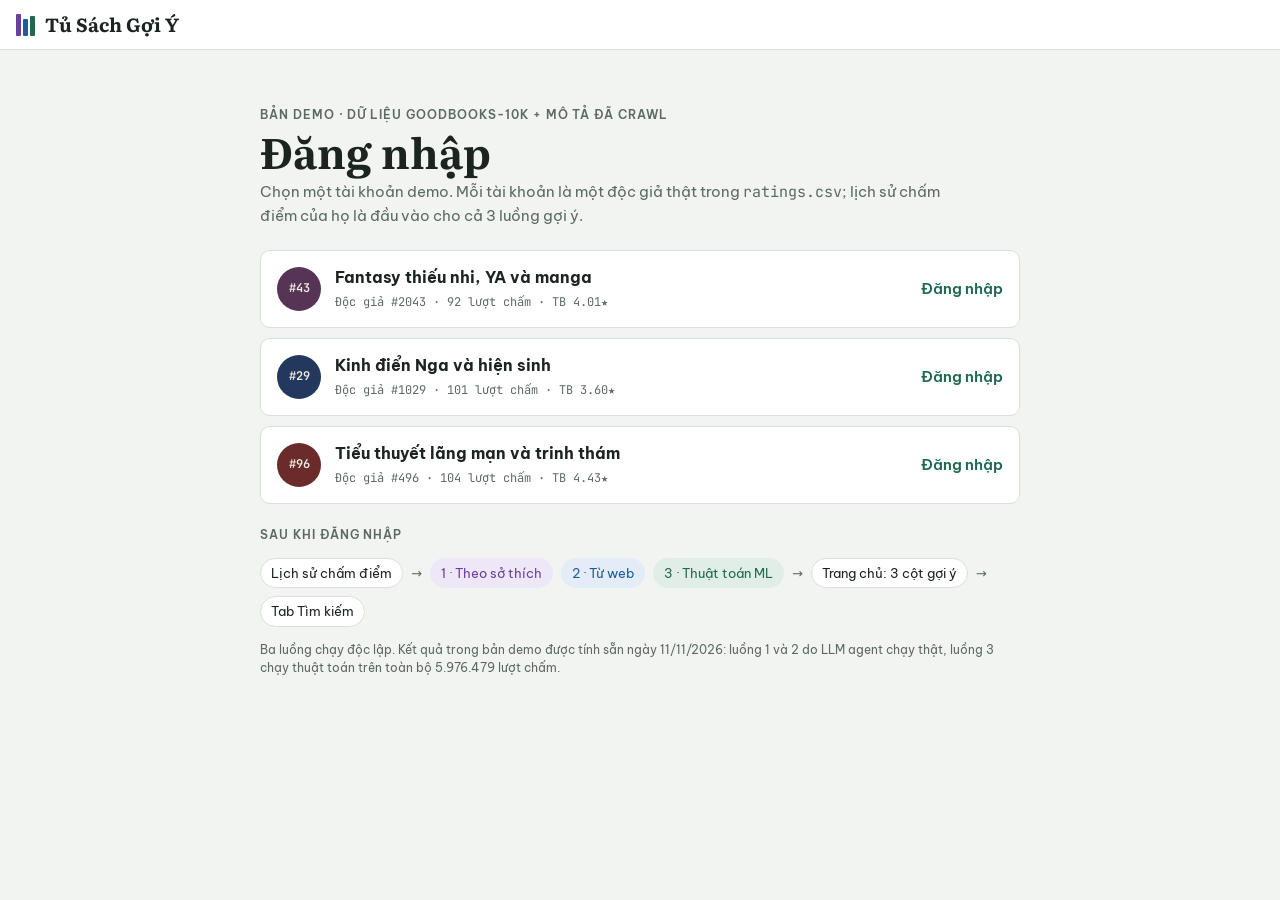
<file: app_demo/index.html>
<!doctype html>
<html lang="vi">
<head>
<meta charset="utf-8">
<meta name="viewport" content="width=device-width, initial-scale=1">
<title>Tủ Sách Gợi Ý</title>
<meta name="description" content="Demo giao diện app gợi ý sách: 3 luồng gợi ý sau khi đăng nhập.">
<link rel="preconnect" href="https://fonts.googleapis.com">
<link rel="preconnect" href="https://fonts.gstatic.com" crossorigin>
<link rel="stylesheet" href="https://fonts.googleapis.com/css2?family=Be+Vietnam+Pro:wght@400;500;600;700&family=Literata:opsz,wght@7..72,500;7..72,700&family=JetBrains+Mono:wght@400;600&display=swap">
<link rel="stylesheet" href="css/styles.css">
</head>
<body>
<header class="top">
  <div class="wrap">
    <div class="brand"><span class="brand-mark" aria-hidden="true"><i style="height:22px;background:var(--l1)"></i><i style="height:17px;background:var(--l2)"></i><i style="height:20px;background:var(--l3)"></i></span>Tủ Sách Gợi Ý</div>
    <nav class="nav" aria-label="Trang" id="nav" hidden>
      <a href="#home" data-nav="home">Trang chủ</a>
      <a href="#search" data-nav="search">Tìm kiếm</a>
    </nav>
    <div class="who" id="who"></div>
  </div>
</header>
<main class="wrap" id="view"></main>
<div class="drawer" id="drawer" hidden></div>
<script src="data/demo-data.js"></script>
<script src="js/app.js"></script>
</body>
</html>
</file>
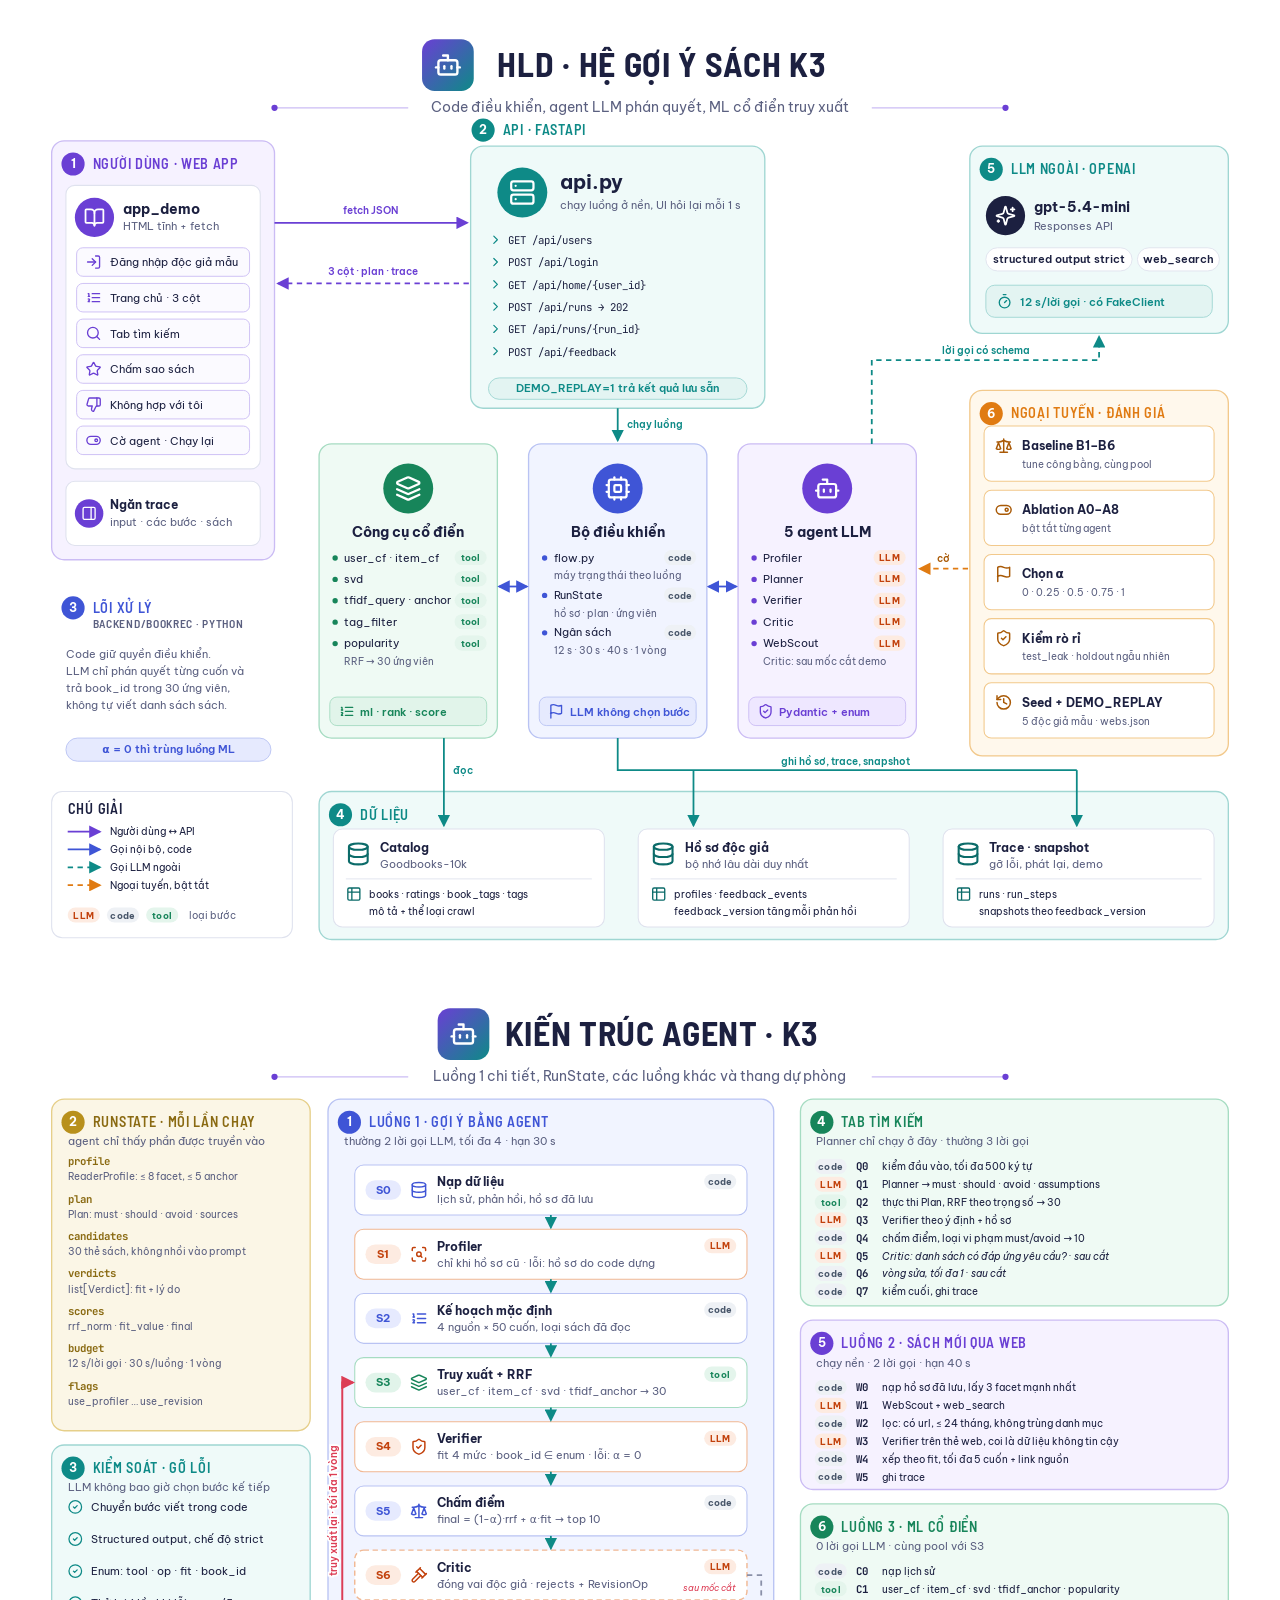
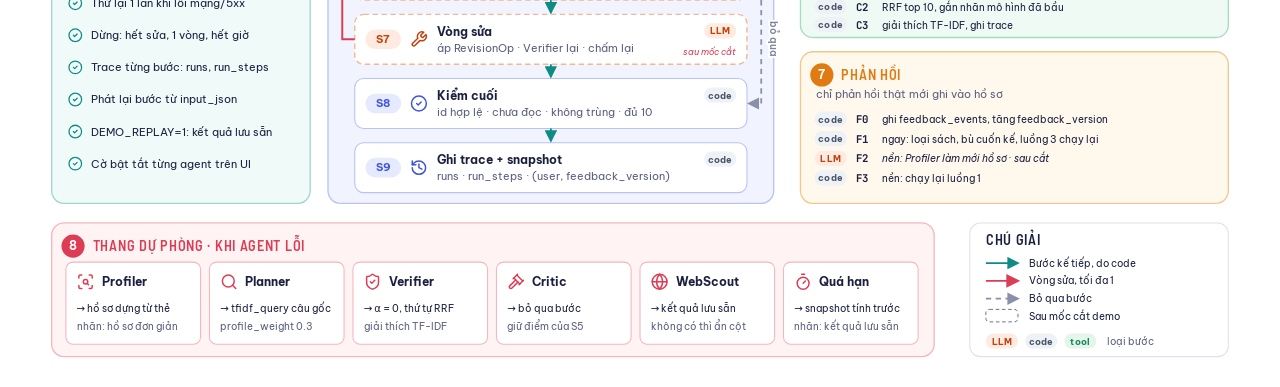
<file: app_demo/docs/k3-hld-architecture.html>
<!doctype html>
<html lang="vi">
<head>
<meta charset="utf-8">
<meta name="viewport" content="width=device-width, initial-scale=1">
</head>
<body style="margin:0">
<title>K3 HLD và Kiến trúc</title>
<meta name="claude:viewport-fit-sides" content="cover">
<link rel="preconnect" href="https://fonts.googleapis.com">
<link rel="preconnect" href="https://fonts.gstatic.com" crossorigin>
<link rel="stylesheet" href="https://fonts.googleapis.com/css2?family=Barlow+Semi+Condensed:wght@600;700&family=Be+Vietnam+Pro:wght@400;600;700&family=JetBrains+Mono:wght@500;700&display=swap">
<style>
/* Single light sheet, like the reference: white canvas, section tints, colored badges. */
:root {
  color-scheme: light;
  --ink: #1c2040; --muted: #5b6080; --line: #dfe2ee; --page: #ffffff;
  --purple: #6a3fd4; --purple-t: #f6f2ff; --purple-b: #cbbcf4;
  --indigo: #3f55d6; --indigo-t: #f1f4ff; --indigo-b: #b9c3f3;
  --green: #17855a; --green-t: #effaf4; --green-b: #a6dcc2;
  --teal: #0e8a87; --teal-dk: #0b6b69; --teal-t: #effaf9; --teal-b: #9fd6d2;
  --orange: #e07b12; --orange-dk: #a95a07; --orange-t: #fff8ec; --orange-b: #f2c98c;
  --coral: #dc3d55; --coral-t: #fdeef0;
  --llm: #c2410c; --llm-t: #fdebe1; --code: #475569; --code-t: #eef1f5; --tool: #17855a; --tool-t: #e4f5ec;
  --f-cap: "Barlow Semi Condensed", "Arial Narrow", sans-serif;
  --f-body: "Be Vietnam Pro", system-ui, -apple-system, "Segoe UI", sans-serif;
}
html, body { background: var(--page); }
body { color: var(--ink); font-family: var(--f-body); }
.wrap { overflow-x: auto; padding-block: 16px;
  padding-left: max(16px, env(safe-area-inset-left, 0px)); padding-right: max(16px, env(safe-area-inset-right, 0px)); }
.dg { display: block; width: 100%; max-width: 1400px; min-width: 1060px; height: auto; margin: 0 auto; }
.dg text { font-family: var(--f-body); fill: var(--ink); }
.title { font: 700 38px var(--f-cap) !important; letter-spacing: .02em; fill: var(--ink); }
.subtitle { font-size: 16px; fill: var(--muted) !important; }
.rule { stroke: var(--purple-b); stroke-width: 1.5; fill: none; }
.ruledot { fill: var(--purple); }
.sec { font: 600 16px var(--f-cap) !important; letter-spacing: .05em; }
.seclow { font: 600 13px var(--f-cap) !important; letter-spacing: .06em; fill: var(--muted) !important; }
.numt { font: 700 13px var(--f-body); fill: #fff !important; }
.h2 { font-size: 22px; font-weight: 700; }
.h3 { font-size: 16px; font-weight: 700; }
.h4 { font-size: 13.5px; font-weight: 700; }
.body { font-size: 12.5px; }
.sm { font-size: 11.5px !important; }
.big { font-size: 12.5px !important; }
.muted { font-size: 12px; fill: var(--muted) !important; }
.lbl { font-size: 11.5px; font-weight: 600; paint-order: stroke; stroke: var(--page); stroke-width: 4px; stroke-linejoin: round; }
.box { stroke-width: 1.5; }
.b-purple { fill: var(--purple-t); stroke: var(--purple-b); }
.b-indigo { fill: var(--indigo-t); stroke: var(--indigo-b); }
.b-green { fill: var(--green-t); stroke: var(--green-b); }
.b-teal { fill: var(--teal-t); stroke: var(--teal-b); }
.b-orange { fill: var(--orange-t); stroke: var(--orange-b); }
.card { fill: #fff; stroke: var(--line); stroke-width: 1.2; }
.c-orangebd { stroke: var(--orange-b); }
.row { fill: #fbfaff; stroke: var(--purple-b); stroke-width: 1; }
.hair { stroke: var(--line); stroke-width: 1; fill: none; }
.nb-purple { fill: var(--purple); } .nb-indigo { fill: var(--indigo); } .nb-green { fill: var(--green); }
.nb-teal { fill: var(--teal); } .nb-orange { fill: var(--orange); } .nb-ink { fill: var(--ink); }
.dot-purple { fill: var(--purple); } .dot-indigo { fill: var(--indigo); } .dot-green { fill: var(--green); }
.ic-w { color: #fff; }
.c-purple { color: var(--purple); fill: var(--purple) !important; }
.c-indigo { color: var(--indigo); fill: var(--indigo) !important; }
.c-green { color: var(--green); fill: var(--green) !important; }
.c-teal { color: var(--teal); fill: var(--teal) !important; }
.c-tealdk { color: var(--teal-dk); }
.c-orangedk { color: var(--orange-dk); fill: var(--orange-dk) !important; }
.c-orange { fill: var(--orange) !important; }
.c-coral { fill: var(--coral) !important; }
.ink { fill: var(--ink) !important; }
.chip { stroke-width: 1; }
.ch-teal { fill: #e3f4f2; stroke: var(--teal-b); }
.ch-white { fill: #fff; stroke: var(--line); }
.ch-warn { fill: var(--coral-t); stroke: #f3b7c0; }
.ch-green { fill: #e1f4ea; stroke: var(--green-b); }
.ch-indigo { fill: #e6eafe; stroke: var(--indigo-b); }
.ch-purple { fill: #eee7ff; stroke: var(--purple-b); }
.chipt { font-size: 12px; font-weight: 600; }
.pill { stroke: none; }
.p-llm { fill: var(--llm-t); } .p-code { fill: var(--code-t); } .p-tool { fill: var(--tool-t); }
.pillt { font-size: 10px; font-weight: 700; letter-spacing: .03em; }
.pt-llm { fill: var(--llm) !important; } .pt-code { fill: var(--code) !important; } .pt-tool { fill: var(--tool) !important; }
.ln { fill: none; stroke-width: 2; }
.ln.purple { stroke: var(--purple); } .ln.teal { stroke: var(--teal); } .ln.orange { stroke: var(--orange); } .ln.coral { stroke: var(--coral); stroke-width: 2.2; }
.ln.dash { stroke-dasharray: 6 5; }
.mk-purple { fill: var(--purple); } .mk-teal { fill: var(--teal); } .mk-orange { fill: var(--orange); } .mk-coral { fill: var(--coral); }

.wrap { display: grid; gap: 28px; }
.mono { font-family: "JetBrains Mono", ui-monospace, Menlo, monospace !important; font-size: 12px; }
.b { font-weight: 700; }
.c-gray { fill: #7d849c !important; }
.c-golddk { fill: #8a6a12 !important; color: #8a6a12; }
.c-llmc { color: var(--llm); fill: var(--llm) !important; }
.c-coralbd { stroke: #f3b7c0; }
.c-coral { color: var(--coral); }
.b-gold { fill: #fbf6e6; stroke: #e6cf8a; }
.b-coral { fill: #fff3f4; stroke: #f3b7c0; }
.nb-gold { fill: #b8901c; } .nb-coral { fill: var(--coral); }
.c-gold { fill: #8a6a12 !important; }
.ch-indigo { fill: #e6eafe; stroke: var(--indigo-b); }
.k-indigo { stroke: var(--indigo-b); } .k-llmc { stroke: #f1b893; } .k-green { stroke: var(--green-b); }
.dashed { stroke-dasharray: 6 4; stroke-width: 1.6; }
.tagbg { stroke: none; } .tb-indigo { fill: #e6eafe; } .tb-llmc { fill: var(--llm-t); } .tb-green { fill: #e1f4ea; }
.tagt { font: 700 12px "JetBrains Mono", ui-monospace, Menlo, monospace; }
.cutt { font-size: 10.5px; font-style: italic; fill: var(--coral) !important; }
.cutrow { font-style: italic; }
.cutbox { fill: #fff; stroke: var(--muted); stroke-dasharray: 4 3; }
.el { font-size: 11px; font-weight: 600; paint-order: stroke; stroke: var(--page); stroke-width: 4px; }
.ln.gray { stroke: #8a90a8; } .ln.indigo { stroke: var(--indigo); }
.mk-gray { fill: #8a90a8; } .mk-indigo { fill: var(--indigo); }
</style>
<svg width="0" height="0" style="position:absolute" aria-hidden="true"><symbol id="i-book-open" viewBox="0 0 24 24"><g fill="none" stroke="currentColor" stroke-width="2" stroke-linecap="round" stroke-linejoin="round"><path d="M12 7v14" />
  <path d="M3 18a1 1 0 0 1-1-1V4a1 1 0 0 1 1-1h5a4 4 0 0 1 4 4 4 4 0 0 1 4-4h5a1 1 0 0 1 1 1v13a1 1 0 0 1-1 1h-6a3 3 0 0 0-3 3 3 3 0 0 0-3-3z" /></g></symbol><symbol id="i-bot" viewBox="0 0 24 24"><g fill="none" stroke="currentColor" stroke-width="2" stroke-linecap="round" stroke-linejoin="round"><path d="M12 8V4H8" />
  <rect width="16" height="12" x="4" y="8" rx="2" />
  <path d="M2 14h2" />
  <path d="M20 14h2" />
  <path d="M15 13v2" />
  <path d="M9 13v2" /></g></symbol><symbol id="i-chevron-right" viewBox="0 0 24 24"><g fill="none" stroke="currentColor" stroke-width="2" stroke-linecap="round" stroke-linejoin="round"><path d="m9 18 6-6-6-6" /></g></symbol><symbol id="i-circle-check" viewBox="0 0 24 24"><g fill="none" stroke="currentColor" stroke-width="2" stroke-linecap="round" stroke-linejoin="round"><circle cx="12" cy="12" r="10" />
  <path d="m9 12 2 2 4-4" /></g></symbol><symbol id="i-compass" viewBox="0 0 24 24"><g fill="none" stroke="currentColor" stroke-width="2" stroke-linecap="round" stroke-linejoin="round"><path d="m16.24 7.76-1.804 5.411a2 2 0 0 1-1.265 1.265L7.76 16.24l1.804-5.411a2 2 0 0 1 1.265-1.265z" />
  <circle cx="12" cy="12" r="10" /></g></symbol><symbol id="i-copy-plus" viewBox="0 0 24 24"><g fill="none" stroke="currentColor" stroke-width="2" stroke-linecap="round" stroke-linejoin="round"><line x1="15" x2="15" y1="12" y2="18" />
  <line x1="12" x2="18" y1="15" y2="15" />
  <rect width="14" height="14" x="8" y="8" rx="2" ry="2" />
  <path d="M4 16c-1.1 0-2-.9-2-2V4c0-1.1.9-2 2-2h10c1.1 0 2 .9 2 2" /></g></symbol><symbol id="i-cpu" viewBox="0 0 24 24"><g fill="none" stroke="currentColor" stroke-width="2" stroke-linecap="round" stroke-linejoin="round"><rect width="16" height="16" x="4" y="4" rx="2" />
  <rect width="6" height="6" x="9" y="9" rx="1" />
  <path d="M15 2v2" />
  <path d="M15 20v2" />
  <path d="M2 15h2" />
  <path d="M2 9h2" />
  <path d="M20 15h2" />
  <path d="M20 9h2" />
  <path d="M9 2v2" />
  <path d="M9 20v2" /></g></symbol><symbol id="i-database" viewBox="0 0 24 24"><g fill="none" stroke="currentColor" stroke-width="2" stroke-linecap="round" stroke-linejoin="round"><ellipse cx="12" cy="5" rx="9" ry="3" />
  <path d="M3 5V19A9 3 0 0 0 21 19V5" />
  <path d="M3 12A9 3 0 0 0 21 12" /></g></symbol><symbol id="i-flag" viewBox="0 0 24 24"><g fill="none" stroke="currentColor" stroke-width="2" stroke-linecap="round" stroke-linejoin="round"><path d="M4 15s1-1 4-1 5 2 8 2 4-1 4-1V3s-1 1-4 1-5-2-8-2-4 1-4 1z" />
  <line x1="4" x2="4" y1="22" y2="15" /></g></symbol><symbol id="i-gavel" viewBox="0 0 24 24"><g fill="none" stroke="currentColor" stroke-width="2" stroke-linecap="round" stroke-linejoin="round"><path d="m14.5 12.5-8 8a2.119 2.119 0 1 1-3-3l8-8" />
  <path d="m16 16 6-6" />
  <path d="m8 8 6-6" />
  <path d="m9 7 8 8" />
  <path d="m21 11-8-8" /></g></symbol><symbol id="i-git-fork" viewBox="0 0 24 24"><g fill="none" stroke="currentColor" stroke-width="2" stroke-linecap="round" stroke-linejoin="round"><circle cx="12" cy="18" r="3" />
  <circle cx="6" cy="6" r="3" />
  <circle cx="18" cy="6" r="3" />
  <path d="M18 9v2c0 .6-.4 1-1 1H7c-.6 0-1-.4-1-1V9" />
  <path d="M12 12v3" /></g></symbol><symbol id="i-globe" viewBox="0 0 24 24"><g fill="none" stroke="currentColor" stroke-width="2" stroke-linecap="round" stroke-linejoin="round"><circle cx="12" cy="12" r="10" />
  <path d="M12 2a14.5 14.5 0 0 0 0 20 14.5 14.5 0 0 0 0-20" />
  <path d="M2 12h20" /></g></symbol><symbol id="i-history" viewBox="0 0 24 24"><g fill="none" stroke="currentColor" stroke-width="2" stroke-linecap="round" stroke-linejoin="round"><path d="M3 12a9 9 0 1 0 9-9 9.75 9.75 0 0 0-6.74 2.74L3 8" />
  <path d="M3 3v5h5" />
  <path d="M12 7v5l4 2" /></g></symbol><symbol id="i-layers" viewBox="0 0 24 24"><g fill="none" stroke="currentColor" stroke-width="2" stroke-linecap="round" stroke-linejoin="round"><path d="m12.83 2.18a2 2 0 0 0-1.66 0L2.6 6.08a1 1 0 0 0 0 1.83l8.58 3.91a2 2 0 0 0 1.66 0l8.58-3.9a1 1 0 0 0 0-1.83Z" />
  <path d="m22 17.65-9.17 4.16a2 2 0 0 1-1.66 0L2 17.65" />
  <path d="m22 12.65-9.17 4.16a2 2 0 0 1-1.66 0L2 12.65" /></g></symbol><symbol id="i-life-buoy" viewBox="0 0 24 24"><g fill="none" stroke="currentColor" stroke-width="2" stroke-linecap="round" stroke-linejoin="round"><circle cx="12" cy="12" r="10" />
  <path d="m4.93 4.93 4.24 4.24" />
  <path d="m14.83 9.17 4.24-4.24" />
  <path d="m14.83 14.83 4.24 4.24" />
  <path d="m9.17 14.83-4.24 4.24" />
  <circle cx="12" cy="12" r="4" /></g></symbol><symbol id="i-link" viewBox="0 0 24 24"><g fill="none" stroke="currentColor" stroke-width="2" stroke-linecap="round" stroke-linejoin="round"><path d="M10 13a5 5 0 0 0 7.54.54l3-3a5 5 0 0 0-7.07-7.07l-1.72 1.71" />
  <path d="M14 11a5 5 0 0 0-7.54-.54l-3 3a5 5 0 0 0 7.07 7.07l1.71-1.71" /></g></symbol><symbol id="i-list-ordered" viewBox="0 0 24 24"><g fill="none" stroke="currentColor" stroke-width="2" stroke-linecap="round" stroke-linejoin="round"><path d="M10 12h11" />
  <path d="M10 18h11" />
  <path d="M10 6h11" />
  <path d="M4 10h2" />
  <path d="M4 6h1v4" />
  <path d="M6 18H4c0-1 2-2 2-3s-1-1.5-2-1" /></g></symbol><symbol id="i-log-in" viewBox="0 0 24 24"><g fill="none" stroke="currentColor" stroke-width="2" stroke-linecap="round" stroke-linejoin="round"><path d="M15 3h4a2 2 0 0 1 2 2v14a2 2 0 0 1-2 2h-4" />
  <polyline points="10 17 15 12 10 7" />
  <line x1="15" x2="3" y1="12" y2="12" /></g></symbol><symbol id="i-merge" viewBox="0 0 24 24"><g fill="none" stroke="currentColor" stroke-width="2" stroke-linecap="round" stroke-linejoin="round"><path d="m8 6 4-4 4 4" />
  <path d="M12 2v10.3a4 4 0 0 1-1.172 2.872L4 22" />
  <path d="m20 22-5-5" /></g></symbol><symbol id="i-message-square-text" viewBox="0 0 24 24"><g fill="none" stroke="currentColor" stroke-width="2" stroke-linecap="round" stroke-linejoin="round"><path d="M21 15a2 2 0 0 1-2 2H7l-4 4V5a2 2 0 0 1 2-2h14a2 2 0 0 1 2 2z" />
  <path d="M13 8H7" />
  <path d="M17 12H7" /></g></symbol><symbol id="i-panel-right" viewBox="0 0 24 24"><g fill="none" stroke="currentColor" stroke-width="2" stroke-linecap="round" stroke-linejoin="round"><rect width="18" height="18" x="3" y="3" rx="2" />
  <path d="M15 3v18" /></g></symbol><symbol id="i-refresh-ccw" viewBox="0 0 24 24"><g fill="none" stroke="currentColor" stroke-width="2" stroke-linecap="round" stroke-linejoin="round"><path d="M21 12a9 9 0 0 0-9-9 9.75 9.75 0 0 0-6.74 2.74L3 8" />
  <path d="M3 3v5h5" />
  <path d="M3 12a9 9 0 0 0 9 9 9.75 9.75 0 0 0 6.74-2.74L21 16" />
  <path d="M16 16h5v5" /></g></symbol><symbol id="i-scale" viewBox="0 0 24 24"><g fill="none" stroke="currentColor" stroke-width="2" stroke-linecap="round" stroke-linejoin="round"><path d="m16 16 3-8 3 8c-.87.65-1.92 1-3 1s-2.13-.35-3-1Z" />
  <path d="m2 16 3-8 3 8c-.87.65-1.92 1-3 1s-2.13-.35-3-1Z" />
  <path d="M7 21h10" />
  <path d="M12 3v18" />
  <path d="M3 7h2c2 0 5-1 7-2 2 1 5 2 7 2h2" /></g></symbol><symbol id="i-scan-search" viewBox="0 0 24 24"><g fill="none" stroke="currentColor" stroke-width="2" stroke-linecap="round" stroke-linejoin="round"><path d="M3 7V5a2 2 0 0 1 2-2h2" />
  <path d="M17 3h2a2 2 0 0 1 2 2v2" />
  <path d="M21 17v2a2 2 0 0 1-2 2h-2" />
  <path d="M7 21H5a2 2 0 0 1-2-2v-2" />
  <circle cx="12" cy="12" r="3" />
  <path d="m16 16-1.9-1.9" /></g></symbol><symbol id="i-search" viewBox="0 0 24 24"><g fill="none" stroke="currentColor" stroke-width="2" stroke-linecap="round" stroke-linejoin="round"><circle cx="11" cy="11" r="8" />
  <path d="m21 21-4.3-4.3" /></g></symbol><symbol id="i-server" viewBox="0 0 24 24"><g fill="none" stroke="currentColor" stroke-width="2" stroke-linecap="round" stroke-linejoin="round"><rect width="20" height="8" x="2" y="2" rx="2" ry="2" />
  <rect width="20" height="8" x="2" y="14" rx="2" ry="2" />
  <line x1="6" x2="6.01" y1="6" y2="6" />
  <line x1="6" x2="6.01" y1="18" y2="18" /></g></symbol><symbol id="i-shield-check" viewBox="0 0 24 24"><g fill="none" stroke="currentColor" stroke-width="2" stroke-linecap="round" stroke-linejoin="round"><path d="M20 13c0 5-3.5 7.5-7.66 8.95a1 1 0 0 1-.67-.01C7.5 20.5 4 18 4 13V6a1 1 0 0 1 1-1c2 0 4.5-1.2 6.24-2.72a1.17 1.17 0 0 1 1.52 0C14.51 3.81 17 5 19 5a1 1 0 0 1 1 1z" />
  <path d="m9 12 2 2 4-4" /></g></symbol><symbol id="i-sparkles" viewBox="0 0 24 24"><g fill="none" stroke="currentColor" stroke-width="2" stroke-linecap="round" stroke-linejoin="round"><path d="M9.937 15.5A2 2 0 0 0 8.5 14.063l-6.135-1.582a.5.5 0 0 1 0-.962L8.5 9.936A2 2 0 0 0 9.937 8.5l1.582-6.135a.5.5 0 0 1 .963 0L14.063 8.5A2 2 0 0 0 15.5 9.937l6.135 1.581a.5.5 0 0 1 0 .964L15.5 14.063a2 2 0 0 0-1.437 1.437l-1.582 6.135a.5.5 0 0 1-.963 0z" />
  <path d="M20 3v4" />
  <path d="M22 5h-4" />
  <path d="M4 17v2" />
  <path d="M5 18H3" /></g></symbol><symbol id="i-star" viewBox="0 0 24 24"><g fill="none" stroke="currentColor" stroke-width="2" stroke-linecap="round" stroke-linejoin="round"><path d="M11.525 2.295a.53.53 0 0 1 .95 0l2.31 4.679a2.123 2.123 0 0 0 1.595 1.16l5.166.756a.53.53 0 0 1 .294.904l-3.736 3.638a2.123 2.123 0 0 0-.611 1.878l.882 5.14a.53.53 0 0 1-.771.56l-4.618-2.428a2.122 2.122 0 0 0-1.973 0L6.396 21.01a.53.53 0 0 1-.77-.56l.881-5.139a2.122 2.122 0 0 0-.611-1.879L2.16 9.795a.53.53 0 0 1 .294-.906l5.165-.755a2.122 2.122 0 0 0 1.597-1.16z" /></g></symbol><symbol id="i-stethoscope" viewBox="0 0 24 24"><g fill="none" stroke="currentColor" stroke-width="2" stroke-linecap="round" stroke-linejoin="round"><path d="M11 2v2" />
  <path d="M5 2v2" />
  <path d="M5 3H4a2 2 0 0 0-2 2v4a6 6 0 0 0 12 0V5a2 2 0 0 0-2-2h-1" />
  <path d="M8 15a6 6 0 0 0 12 0v-3" />
  <circle cx="20" cy="10" r="2" /></g></symbol><symbol id="i-table-2" viewBox="0 0 24 24"><g fill="none" stroke="currentColor" stroke-width="2" stroke-linecap="round" stroke-linejoin="round"><path d="M9 3H5a2 2 0 0 0-2 2v4m6-6h10a2 2 0 0 1 2 2v4M9 3v18m0 0h10a2 2 0 0 0 2-2V9M9 21H5a2 2 0 0 1-2-2V9m0 0h18" /></g></symbol><symbol id="i-thumbs-down" viewBox="0 0 24 24"><g fill="none" stroke="currentColor" stroke-width="2" stroke-linecap="round" stroke-linejoin="round"><path d="M17 14V2" />
  <path d="M9 18.12 10 14H4.17a2 2 0 0 1-1.92-2.56l2.33-8A2 2 0 0 1 6.5 2H20a2 2 0 0 1 2 2v8a2 2 0 0 1-2 2h-2.76a2 2 0 0 0-1.79 1.11L12 22a3.13 3.13 0 0 1-3-3.88Z" /></g></symbol><symbol id="i-timer" viewBox="0 0 24 24"><g fill="none" stroke="currentColor" stroke-width="2" stroke-linecap="round" stroke-linejoin="round"><line x1="10" x2="14" y1="2" y2="2" />
  <line x1="12" x2="15" y1="14" y2="11" />
  <circle cx="12" cy="14" r="8" /></g></symbol><symbol id="i-toggle-right" viewBox="0 0 24 24"><g fill="none" stroke="currentColor" stroke-width="2" stroke-linecap="round" stroke-linejoin="round"><rect width="20" height="12" x="2" y="6" rx="6" ry="6" />
  <circle cx="16" cy="12" r="2" /></g></symbol><symbol id="i-users" viewBox="0 0 24 24"><g fill="none" stroke="currentColor" stroke-width="2" stroke-linecap="round" stroke-linejoin="round"><path d="M16 21v-2a4 4 0 0 0-4-4H6a4 4 0 0 0-4 4v2" />
  <circle cx="9" cy="7" r="4" />
  <path d="M22 21v-2a4 4 0 0 0-3-3.87" />
  <path d="M16 3.13a4 4 0 0 1 0 7.75" /></g></symbol><symbol id="i-wrench" viewBox="0 0 24 24"><g fill="none" stroke="currentColor" stroke-width="2" stroke-linecap="round" stroke-linejoin="round"><path d="M14.7 6.3a1 1 0 0 0 0 1.4l1.6 1.6a1 1 0 0 0 1.4 0l3.77-3.77a6 6 0 0 1-7.94 7.94l-6.91 6.91a2.12 2.12 0 0 1-3-3l6.91-6.91a6 6 0 0 1 7.94-7.94l-3.76 3.76z" /></g></symbol><symbol id="i-zap" viewBox="0 0 24 24"><g fill="none" stroke="currentColor" stroke-width="2" stroke-linecap="round" stroke-linejoin="round"><path d="M4 14a1 1 0 0 1-.78-1.63l9.9-10.2a.5.5 0 0 1 .86.46l-1.92 6.02A1 1 0 0 0 13 10h7a1 1 0 0 1 .78 1.63l-9.9 10.2a.5.5 0 0 1-.86-.46l1.92-6.02A1 1 0 0 0 11 14z" /></g></symbol></svg>
<div class="wrap"><svg class="dg" viewBox="0 0 1400 1056" role="img" aria-label="HLD hệ gợi ý sách K3"><title>HLD hệ gợi ý sách K3</title><defs><marker id="m-purple" viewBox="0 0 10 10" refX="8.5" refY="5" markerWidth="7" markerHeight="7" orient="auto-start-reverse"><path d="M0 0 L10 5 L0 10 z" class="mk-purple"/></marker><marker id="m-teal" viewBox="0 0 10 10" refX="8.5" refY="5" markerWidth="7" markerHeight="7" orient="auto-start-reverse"><path d="M0 0 L10 5 L0 10 z" class="mk-teal"/></marker><marker id="m-orange" viewBox="0 0 10 10" refX="8.5" refY="5" markerWidth="7" markerHeight="7" orient="auto-start-reverse"><path d="M0 0 L10 5 L0 10 z" class="mk-orange"/></marker><marker id="m-coral" viewBox="0 0 10 10" refX="8.5" refY="5" markerWidth="7" markerHeight="7" orient="auto-start-reverse"><path d="M0 0 L10 5 L0 10 z" class="mk-coral"/></marker><marker id="m-gray" viewBox="0 0 10 10" refX="8.5" refY="5" markerWidth="7" markerHeight="7" orient="auto-start-reverse"><path d="M0 0 L10 5 L0 10 z" class="mk-gray"/></marker><marker id="m-indigo" viewBox="0 0 10 10" refX="8.5" refY="5" markerWidth="7" markerHeight="7" orient="auto-start-reverse"><path d="M0 0 L10 5 L0 10 z" class="mk-indigo"/></marker><linearGradient id="g-title" x1="0" y1="0" x2="1" y2="1"><stop offset="0" stop-color="#6a3fd4"/><stop offset="1" stop-color="#0e8a87"/></linearGradient></defs><rect x="455.5" y="26" width="58" height="58" rx="14" fill="url(#g-title)"/><use href="#i-bot" x="468.5" y="39" width="32" height="32" class="ic-w"/><text x="724" y="68" class="title" text-anchor="middle">HLD · HỆ GỢI Ý SÁCH K3</text><text x="700" y="108" class="subtitle" text-anchor="middle">Code điều khiển, agent LLM phán quyết, ML cổ điển truy xuất</text><path d="M290 103 L440 103" class="rule"/><path d="M960 103 L1110 103" class="rule"/><circle cx="290" cy="103" r="3.5" class="ruledot"/><circle cx="1110" cy="103" r="3.5" class="ruledot"/><rect x="40" y="140" width="250" height="470" rx="14" class="box b-purple"/><circle cx="64" cy="166" r="13" class="nb-purple"/><text x="64" y="170.5" class="numt" text-anchor="middle">1</text><text x="86" y="171.5" class="sec c-purple" text-anchor="start">NGƯỜI DÙNG · WEB APP</text><rect x="56" y="190" width="218" height="318" rx="10" class="card"/><circle cx="88" cy="226" r="22" class="nb-purple"/><use href="#i-book-open" x="76" y="214" width="24" height="24" class="ic-w"/><text x="120" y="222" class="h3" text-anchor="start">app_demo</text><text x="120" y="240" class="muted" text-anchor="start">HTML tĩnh + fetch</text><rect x="68" y="260" width="194" height="32" rx="7" class="row"/><use href="#i-log-in" x="78" y="267" width="18" height="18" class="c-purple"/><text x="106" y="281" class="body" text-anchor="start">Đăng nhập độc giả mẫu</text><rect x="68" y="300" width="194" height="32" rx="7" class="row"/><use href="#i-list-ordered" x="78" y="307" width="18" height="18" class="c-purple"/><text x="106" y="321" class="body" text-anchor="start">Trang chủ · 3 cột</text><rect x="68" y="340" width="194" height="32" rx="7" class="row"/><use href="#i-search" x="78" y="347" width="18" height="18" class="c-purple"/><text x="106" y="361" class="body" text-anchor="start">Tab tìm kiếm</text><rect x="68" y="380" width="194" height="32" rx="7" class="row"/><use href="#i-star" x="78" y="387" width="18" height="18" class="c-purple"/><text x="106" y="401" class="body" text-anchor="start">Chấm sao sách</text><rect x="68" y="420" width="194" height="32" rx="7" class="row"/><use href="#i-thumbs-down" x="78" y="427" width="18" height="18" class="c-purple"/><text x="106" y="441" class="body" text-anchor="start">Không hợp với tôi</text><rect x="68" y="460" width="194" height="32" rx="7" class="row"/><use href="#i-toggle-right" x="78" y="467" width="18" height="18" class="c-purple"/><text x="106" y="481" class="body" text-anchor="start">Cờ agent · Chạy lại</text><rect x="56" y="522" width="218" height="72" rx="10" class="card"/><circle cx="82" cy="558" r="16" class="nb-purple"/><use href="#i-panel-right" x="73" y="549" width="18" height="18" class="ic-w"/><text x="106" y="553" class="h4" text-anchor="start">Ngăn trace</text><text x="106" y="572" class="muted" text-anchor="start">input · các bước · sách</text><circle cx="524" cy="128" r="13" class="nb-teal"/><text x="524" y="132.5" class="numt" text-anchor="middle">2</text><text x="546" y="133.5" class="sec c-teal" text-anchor="start">API · FASTAPI</text><rect x="510" y="146" width="330" height="294" rx="14" class="box b-teal"/><circle cx="568" cy="198" r="28" class="nb-teal"/><use href="#i-server" x="553" y="183" width="30" height="30" class="ic-w"/><text x="610" y="194" class="h2" text-anchor="start">api.py</text><text x="610" y="216" class="muted" text-anchor="start">chạy luồng ở nền, UI hỏi lại mỗi 1 s</text><use href="#i-chevron-right" x="530" y="243" width="16" height="16" class="c-teal"/><text x="552" y="256" class="mono" text-anchor="start">GET  /api/users</text><use href="#i-chevron-right" x="530" y="268" width="16" height="16" class="c-teal"/><text x="552" y="281" class="mono" text-anchor="start">POST /api/login</text><use href="#i-chevron-right" x="530" y="293" width="16" height="16" class="c-teal"/><text x="552" y="306" class="mono" text-anchor="start">GET  /api/home/{user_id}</text><use href="#i-chevron-right" x="530" y="318" width="16" height="16" class="c-teal"/><text x="552" y="331" class="mono" text-anchor="start">POST /api/runs  →  202</text><use href="#i-chevron-right" x="530" y="343" width="16" height="16" class="c-teal"/><text x="552" y="356" class="mono" text-anchor="start">GET  /api/runs/{run_id}</text><use href="#i-chevron-right" x="530" y="368" width="16" height="16" class="c-teal"/><text x="552" y="381" class="mono" text-anchor="start">POST /api/feedback</text><rect x="530" y="406" width="290" height="24" rx="12" class="chip ch-teal"/><text x="675" y="422" class="chipt c-teal" text-anchor="middle">DEMO_REPLAY=1 trả kết quả lưu sẵn</text><path d="M290 232 L506 232" class="ln purple" marker-end="url(#m-purple)"/><text x="398" y="222" class="lbl c-purple" text-anchor="middle">fetch JSON</text><path d="M508 300 L294 300" class="ln purple dash" marker-end="url(#m-purple)"/><text x="400" y="290" class="lbl c-purple" text-anchor="middle">3 cột · plan · trace</text><rect x="1070" y="146" width="290" height="210" rx="14" class="box b-teal"/><circle cx="1094" cy="172" r="13" class="nb-teal"/><text x="1094" y="176.5" class="numt" text-anchor="middle">5</text><text x="1116" y="177.5" class="sec c-teal" text-anchor="start">LLM NGOÀI · OPENAI</text><circle cx="1110" cy="224" r="22" class="nb-ink"/><use href="#i-sparkles" x="1098" y="212" width="24" height="24" class="ic-w"/><text x="1142" y="220" class="h3" text-anchor="start">gpt-5.4-mini</text><text x="1142" y="240" class="muted" text-anchor="start">Responses API</text><rect x="1088" y="260" width="164" height="26" rx="13" class="chip ch-white"/><text x="1170" y="277" class="chipt ink" text-anchor="middle">structured output strict</text><rect x="1258" y="260" width="92" height="26" rx="13" class="chip ch-white"/><text x="1304" y="277" class="chipt ink" text-anchor="middle">web_search</text><rect x="1088" y="302" width="254" height="36" rx="10" class="chip ch-teal"/><use href="#i-timer" x="1100" y="311" width="18" height="18" class="c-teal"/><text x="1126" y="325" class="chipt c-teal" text-anchor="start">12 s/lời gọi · có FakeClient</text><circle cx="64" cy="664" r="13" class="nb-indigo"/><text x="64" y="668.5" class="numt" text-anchor="middle">3</text><text x="86" y="669.5" class="sec c-indigo" text-anchor="start">LÕI XỬ LÝ</text><text x="86" y="686" class="seclow" text-anchor="start">BACKEND/BOOKREC · PYTHON</text><text x="56" y="720" class="muted big" text-anchor="start">Code giữ quyền điều khiển.</text><text x="56" y="739" class="muted big" text-anchor="start">LLM chỉ phán quyết từng cuốn và</text><text x="56" y="758" class="muted big" text-anchor="start">trả book_id trong 30 ứng viên,</text><text x="56" y="777" class="muted big" text-anchor="start">không tự viết danh sách sách.</text><rect x="56" y="810" width="230" height="26" rx="13" class="chip ch-indigo"/><text x="171" y="827" class="chipt c-indigo" text-anchor="middle">α = 0 thì trùng luồng ML</text><rect x="340" y="480" width="200" height="330" rx="14" class="box b-green"/><circle cx="440" cy="530" r="28" class="nb-green"/><use href="#i-layers" x="425" y="515" width="30" height="30" class="ic-w"/><text x="440" y="584" class="h3" text-anchor="middle">Công cụ cổ điển</text><circle cx="358" cy="608" r="3" class="dot-green"/><text x="368" y="612" class="body" text-anchor="start">user_cf · item_cf</text><rect x="492" y="599" width="36" height="17" rx="8.5" class="pill p-tool"/><text x="510" y="611.5" class="pillt pt-tool" text-anchor="middle">tool</text><circle cx="358" cy="632" r="3" class="dot-green"/><text x="368" y="636" class="body" text-anchor="start">svd</text><rect x="492" y="623" width="36" height="17" rx="8.5" class="pill p-tool"/><text x="510" y="635.5" class="pillt pt-tool" text-anchor="middle">tool</text><circle cx="358" cy="656" r="3" class="dot-green"/><text x="368" y="660" class="body" text-anchor="start">tfidf_query · anchor</text><rect x="492" y="647" width="36" height="17" rx="8.5" class="pill p-tool"/><text x="510" y="659.5" class="pillt pt-tool" text-anchor="middle">tool</text><circle cx="358" cy="680" r="3" class="dot-green"/><text x="368" y="684" class="body" text-anchor="start">tag_filter</text><rect x="492" y="671" width="36" height="17" rx="8.5" class="pill p-tool"/><text x="510" y="683.5" class="pillt pt-tool" text-anchor="middle">tool</text><circle cx="358" cy="704" r="3" class="dot-green"/><text x="368" y="708" class="body" text-anchor="start">popularity</text><rect x="492" y="695" width="36" height="17" rx="8.5" class="pill p-tool"/><text x="510" y="707.5" class="pillt pt-tool" text-anchor="middle">tool</text><text x="368" y="728" class="muted sm" text-anchor="start">RRF → 30 ứng viên</text><rect x="352" y="764" width="176" height="32" rx="8" class="chip ch-green"/><use href="#i-list-ordered" x="362" y="771" width="18" height="18" class="c-green"/><text x="386" y="785" class="chipt c-green" text-anchor="start">ml · rank · score</text><rect x="575" y="480" width="200" height="330" rx="14" class="box b-indigo"/><circle cx="675" cy="530" r="28" class="nb-indigo"/><use href="#i-cpu" x="660" y="515" width="30" height="30" class="ic-w"/><text x="675" y="584" class="h3" text-anchor="middle">Bộ điều khiển</text><circle cx="593" cy="608" r="3" class="dot-indigo"/><text x="603" y="612" class="body" text-anchor="start">flow.py</text><rect x="727" y="599" width="36" height="17" rx="8.5" class="pill p-code"/><text x="745" y="611.5" class="pillt pt-code" text-anchor="middle">code</text><text x="603" y="632" class="muted sm" text-anchor="start">máy trạng thái theo luồng</text><circle cx="593" cy="650" r="3" class="dot-indigo"/><text x="603" y="654" class="body" text-anchor="start">RunState</text><rect x="727" y="641" width="36" height="17" rx="8.5" class="pill p-code"/><text x="745" y="653.5" class="pillt pt-code" text-anchor="middle">code</text><text x="603" y="674" class="muted sm" text-anchor="start">hồ sơ · plan · ứng viên</text><circle cx="593" cy="692" r="3" class="dot-indigo"/><text x="603" y="696" class="body" text-anchor="start">Ngân sách</text><rect x="727" y="683" width="36" height="17" rx="8.5" class="pill p-code"/><text x="745" y="695.5" class="pillt pt-code" text-anchor="middle">code</text><text x="603" y="716" class="muted sm" text-anchor="start">12 s · 30 s · 40 s · 1 vòng</text><rect x="587" y="764" width="176" height="32" rx="8" class="chip ch-indigo"/><use href="#i-flag" x="597" y="771" width="18" height="18" class="c-indigo"/><text x="621" y="785" class="chipt c-indigo" text-anchor="start">LLM không chọn bước</text><rect x="810" y="480" width="200" height="330" rx="14" class="box b-purple"/><circle cx="910" cy="530" r="28" class="nb-purple"/><use href="#i-bot" x="895" y="515" width="30" height="30" class="ic-w"/><text x="910" y="584" class="h3" text-anchor="middle">5 agent LLM</text><circle cx="828" cy="608" r="3" class="dot-purple"/><text x="838" y="612" class="body" text-anchor="start">Profiler</text><rect x="962" y="599" width="36" height="17" rx="8.5" class="pill p-llm"/><text x="980" y="611.5" class="pillt pt-llm" text-anchor="middle">LLM</text><circle cx="828" cy="632" r="3" class="dot-purple"/><text x="838" y="636" class="body" text-anchor="start">Planner</text><rect x="962" y="623" width="36" height="17" rx="8.5" class="pill p-llm"/><text x="980" y="635.5" class="pillt pt-llm" text-anchor="middle">LLM</text><circle cx="828" cy="656" r="3" class="dot-purple"/><text x="838" y="660" class="body" text-anchor="start">Verifier</text><rect x="962" y="647" width="36" height="17" rx="8.5" class="pill p-llm"/><text x="980" y="659.5" class="pillt pt-llm" text-anchor="middle">LLM</text><circle cx="828" cy="680" r="3" class="dot-purple"/><text x="838" y="684" class="body" text-anchor="start">Critic</text><rect x="962" y="671" width="36" height="17" rx="8.5" class="pill p-llm"/><text x="980" y="683.5" class="pillt pt-llm" text-anchor="middle">LLM</text><circle cx="828" cy="704" r="3" class="dot-purple"/><text x="838" y="708" class="body" text-anchor="start">WebScout</text><rect x="962" y="695" width="36" height="17" rx="8.5" class="pill p-llm"/><text x="980" y="707.5" class="pillt pt-llm" text-anchor="middle">LLM</text><text x="838" y="728" class="muted sm" text-anchor="start">Critic: sau mốc cắt demo</text><rect x="822" y="764" width="176" height="32" rx="8" class="chip ch-purple"/><use href="#i-shield-check" x="832" y="771" width="18" height="18" class="c-purple"/><text x="856" y="785" class="chipt c-purple" text-anchor="start">Pydantic + enum</text><path d="M675 440 L675 476" class="ln teal" marker-end="url(#m-teal)"/><text x="685" y="462" class="lbl c-teal" text-anchor="start">chạy luồng</text><path d="M573 640 L542 640" class="ln indigo" marker-end="url(#m-indigo)" marker-start="url(#m-indigo)"/><path d="M777 640 L808 640" class="ln indigo" marker-end="url(#m-indigo)" marker-start="url(#m-indigo)"/><path d="M960 480 L960 386 L1215 386 L1215 360" class="ln teal dash" marker-end="url(#m-teal)"/><text x="1088" y="379" class="lbl c-teal" text-anchor="middle">lời gọi có schema</text><rect x="1070" y="420" width="290" height="410" rx="14" class="box b-orange"/><circle cx="1094" cy="446" r="13" class="nb-orange"/><text x="1094" y="450.5" class="numt" text-anchor="middle">6</text><text x="1116" y="451.5" class="sec c-orange" text-anchor="start">NGOẠI TUYẾN · ĐÁNH GIÁ</text><rect x="1086" y="460" width="258" height="62" rx="8" class="card c-orangebd"/><use href="#i-scale" x="1098" y="472" width="20" height="20" class="c-orangedk"/><text x="1128" y="487" class="h4" text-anchor="start">Baseline B1–B6</text><text x="1128" y="507" class="muted sm" text-anchor="start">tune công bằng, cùng pool</text><rect x="1086" y="532" width="258" height="62" rx="8" class="card c-orangebd"/><use href="#i-toggle-right" x="1098" y="544" width="20" height="20" class="c-orangedk"/><text x="1128" y="559" class="h4" text-anchor="start">Ablation A0–A8</text><text x="1128" y="579" class="muted sm" text-anchor="start">bật tắt từng agent</text><rect x="1086" y="604" width="258" height="62" rx="8" class="card c-orangebd"/><use href="#i-flag" x="1098" y="616" width="20" height="20" class="c-orangedk"/><text x="1128" y="631" class="h4" text-anchor="start">Chọn α</text><text x="1128" y="651" class="muted sm" text-anchor="start">0 · 0.25 · 0.5 · 0.75 · 1</text><rect x="1086" y="676" width="258" height="62" rx="8" class="card c-orangebd"/><use href="#i-shield-check" x="1098" y="688" width="20" height="20" class="c-orangedk"/><text x="1128" y="703" class="h4" text-anchor="start">Kiểm rò rỉ</text><text x="1128" y="723" class="muted sm" text-anchor="start">test_leak · holdout ngẫu nhiên</text><rect x="1086" y="748" width="258" height="62" rx="8" class="card c-orangebd"/><use href="#i-history" x="1098" y="760" width="20" height="20" class="c-orangedk"/><text x="1128" y="775" class="h4" text-anchor="start">Seed + DEMO_REPLAY</text><text x="1128" y="795" class="muted sm" text-anchor="start">5 độc giả mẫu · webs.json</text><path d="M1068 620 L1014 620" class="ln orange dash" marker-end="url(#m-orange)"/><text x="1041" y="612" class="lbl c-orangedk" text-anchor="middle">cờ</text><rect x="340" y="870" width="1020" height="166" rx="14" class="box b-teal"/><circle cx="364" cy="896" r="13" class="nb-teal"/><text x="364" y="900.5" class="numt" text-anchor="middle">4</text><text x="386" y="901.5" class="sec c-teal" text-anchor="start">DỮ LIỆU</text><rect x="356" y="912" width="304" height="110" rx="10" class="card"/><use href="#i-database" x="370" y="926" width="28" height="28" class="c-tealdk"/><text x="408" y="938" class="h4" text-anchor="start">Catalog</text><text x="408" y="956" class="muted" text-anchor="start">Goodbooks-10k</text><path d="M370 968 L646 968" class="hair"/><use href="#i-table-2" x="370" y="976" width="18" height="18" class="c-tealdk"/><text x="396" y="989" class="body sm" text-anchor="start">books · ratings · book_tags · tags</text><text x="396" y="1008" class="body sm" text-anchor="start">mô tả + thể loại crawl</text><rect x="698" y="912" width="304" height="110" rx="10" class="card"/><use href="#i-database" x="712" y="926" width="28" height="28" class="c-tealdk"/><text x="750" y="938" class="h4" text-anchor="start">Hồ sơ độc giả</text><text x="750" y="956" class="muted" text-anchor="start">bộ nhớ lâu dài duy nhất</text><path d="M712 968 L988 968" class="hair"/><use href="#i-table-2" x="712" y="976" width="18" height="18" class="c-tealdk"/><text x="738" y="989" class="body sm" text-anchor="start">profiles · feedback_events</text><text x="738" y="1008" class="body sm" text-anchor="start">feedback_version tăng mỗi phản hồi</text><rect x="1040" y="912" width="304" height="110" rx="10" class="card"/><use href="#i-database" x="1054" y="926" width="28" height="28" class="c-tealdk"/><text x="1092" y="938" class="h4" text-anchor="start">Trace · snapshot</text><text x="1092" y="956" class="muted" text-anchor="start">gỡ lỗi, phát lại, demo</text><path d="M1054 968 L1330 968" class="hair"/><use href="#i-table-2" x="1054" y="976" width="18" height="18" class="c-tealdk"/><text x="1080" y="989" class="body sm" text-anchor="start">runs · run_steps</text><text x="1080" y="1008" class="body sm" text-anchor="start">snapshots theo feedback_version</text><path d="M480 810 L480 908" class="ln teal" marker-end="url(#m-teal)"/><text x="490" y="850" class="lbl c-teal" text-anchor="start">đọc</text><path d="M675 810 L675 846 L1190 846" class="ln teal"/><path d="M760 846 L760 908" class="ln teal" marker-end="url(#m-teal)"/><path d="M1190 846 L1190 908" class="ln teal" marker-end="url(#m-teal)"/><text x="930" y="840" class="lbl c-teal" text-anchor="middle">ghi hồ sơ, trace, snapshot</text><rect x="40" y="870" width="270" height="164" rx="12" class="card"/><text x="58" y="895" class="sec ink" text-anchor="start">CHÚ GIẢI</text><path d="M58 915 L94 915" class="ln purple" marker-end="url(#m-purple)"/><text x="106" y="919" class="body sm" text-anchor="start">Người dùng ↔ API</text><path d="M58 935 L94 935" class="ln indigo" marker-end="url(#m-indigo)"/><text x="106" y="939" class="body sm" text-anchor="start">Gọi nội bộ, code</text><path d="M58 955 L94 955" class="ln teal dash" marker-end="url(#m-teal)"/><text x="106" y="959" class="body sm" text-anchor="start">Gọi LLM ngoài</text><path d="M58 975 L94 975" class="ln orange dash" marker-end="url(#m-orange)"/><text x="106" y="979" class="body sm" text-anchor="start">Ngoại tuyến, bật tắt</text><rect x="58" y="1000" width="36" height="17" rx="8.5" class="pill p-llm"/><text x="76" y="1012.5" class="pillt pt-llm" text-anchor="middle">LLM</text><rect x="102" y="1000" width="36" height="17" rx="8.5" class="pill p-code"/><text x="120" y="1012.5" class="pillt pt-code" text-anchor="middle">code</text><rect x="146" y="1000" width="36" height="17" rx="8.5" class="pill p-tool"/><text x="164" y="1012.5" class="pillt pt-tool" text-anchor="middle">tool</text><text x="194" y="1013" class="muted sm" text-anchor="start">loại bước</text></svg><svg class="dg" viewBox="0 0 1400 1106" role="img" aria-label="Kiến trúc agent K3"><title>Kiến trúc agent K3</title><defs><marker id="m-purple" viewBox="0 0 10 10" refX="8.5" refY="5" markerWidth="7" markerHeight="7" orient="auto-start-reverse"><path d="M0 0 L10 5 L0 10 z" class="mk-purple"/></marker><marker id="m-teal" viewBox="0 0 10 10" refX="8.5" refY="5" markerWidth="7" markerHeight="7" orient="auto-start-reverse"><path d="M0 0 L10 5 L0 10 z" class="mk-teal"/></marker><marker id="m-orange" viewBox="0 0 10 10" refX="8.5" refY="5" markerWidth="7" markerHeight="7" orient="auto-start-reverse"><path d="M0 0 L10 5 L0 10 z" class="mk-orange"/></marker><marker id="m-coral" viewBox="0 0 10 10" refX="8.5" refY="5" markerWidth="7" markerHeight="7" orient="auto-start-reverse"><path d="M0 0 L10 5 L0 10 z" class="mk-coral"/></marker><marker id="m-gray" viewBox="0 0 10 10" refX="8.5" refY="5" markerWidth="7" markerHeight="7" orient="auto-start-reverse"><path d="M0 0 L10 5 L0 10 z" class="mk-gray"/></marker><marker id="m-indigo" viewBox="0 0 10 10" refX="8.5" refY="5" markerWidth="7" markerHeight="7" orient="auto-start-reverse"><path d="M0 0 L10 5 L0 10 z" class="mk-indigo"/></marker><linearGradient id="g-title" x1="0" y1="0" x2="1" y2="1"><stop offset="0" stop-color="#6a3fd4"/><stop offset="1" stop-color="#0e8a87"/></linearGradient></defs><rect x="473.0" y="26" width="58" height="58" rx="14" fill="url(#g-title)"/><use href="#i-bot" x="486.0" y="39" width="32" height="32" class="ic-w"/><text x="724" y="68" class="title" text-anchor="middle">KIẾN TRÚC AGENT · K3</text><text x="700" y="108" class="subtitle" text-anchor="middle">Luồng 1 chi tiết, RunState, các luồng khác và thang dự phòng</text><path d="M290 103 L440 103" class="rule"/><path d="M960 103 L1110 103" class="rule"/><circle cx="290" cy="103" r="3.5" class="ruledot"/><circle cx="1110" cy="103" r="3.5" class="ruledot"/><rect x="350" y="128" width="500" height="790" rx="14" class="box b-indigo"/><circle cx="374" cy="154" r="13" class="nb-indigo"/><text x="374" y="158.5" class="numt" text-anchor="middle">1</text><text x="396" y="159.5" class="sec c-indigo" text-anchor="start">LUỒNG 1 · GỢI Ý BẰNG AGENT</text><text x="368" y="180" class="muted" text-anchor="start">thường 2 lời gọi LLM, tối đa 4 · hạn 30 s</text><rect x="380" y="202" width="440" height="56" rx="10" class="card k-indigo"/><rect x="392" y="219" width="40" height="22" rx="11" class="tagbg tb-indigo"/><text x="412" y="234" class="tagt c-indigo" text-anchor="middle">S0</text><use href="#i-database" x="442" y="220" width="20" height="20" class="c-indigo"/><text x="472" y="226" class="h4" text-anchor="start">Nạp dữ liệu</text><text x="472" y="244" class="muted" text-anchor="start">lịch sử, phản hồi, hồ sơ đã lưu</text><rect x="772" y="212" width="36" height="17" rx="8.5" class="pill p-code"/><text x="790" y="224.5" class="pillt pt-code" text-anchor="middle">code</text><rect x="380" y="274" width="440" height="56" rx="10" class="card k-llmc"/><rect x="392" y="291" width="40" height="22" rx="11" class="tagbg tb-llmc"/><text x="412" y="306" class="tagt c-llmc" text-anchor="middle">S1</text><use href="#i-scan-search" x="442" y="292" width="20" height="20" class="c-llmc"/><text x="472" y="298" class="h4" text-anchor="start">Profiler</text><text x="472" y="316" class="muted" text-anchor="start">chỉ khi hồ sơ cũ · lỗi: hồ sơ do code dựng</text><rect x="772" y="284" width="36" height="17" rx="8.5" class="pill p-llm"/><text x="790" y="296.5" class="pillt pt-llm" text-anchor="middle">LLM</text><rect x="380" y="346" width="440" height="56" rx="10" class="card k-indigo"/><rect x="392" y="363" width="40" height="22" rx="11" class="tagbg tb-indigo"/><text x="412" y="378" class="tagt c-indigo" text-anchor="middle">S2</text><use href="#i-list-ordered" x="442" y="364" width="20" height="20" class="c-indigo"/><text x="472" y="370" class="h4" text-anchor="start">Kế hoạch mặc định</text><text x="472" y="388" class="muted" text-anchor="start">4 nguồn × 50 cuốn, loại sách đã đọc</text><rect x="772" y="356" width="36" height="17" rx="8.5" class="pill p-code"/><text x="790" y="368.5" class="pillt pt-code" text-anchor="middle">code</text><rect x="380" y="418" width="440" height="56" rx="10" class="card k-green"/><rect x="392" y="435" width="40" height="22" rx="11" class="tagbg tb-green"/><text x="412" y="450" class="tagt c-green" text-anchor="middle">S3</text><use href="#i-layers" x="442" y="436" width="20" height="20" class="c-green"/><text x="472" y="442" class="h4" text-anchor="start">Truy xuất + RRF</text><text x="472" y="460" class="muted" text-anchor="start">user_cf · item_cf · svd · tfidf_anchor → 30</text><rect x="772" y="428" width="36" height="17" rx="8.5" class="pill p-tool"/><text x="790" y="440.5" class="pillt pt-tool" text-anchor="middle">tool</text><rect x="380" y="490" width="440" height="56" rx="10" class="card k-llmc"/><rect x="392" y="507" width="40" height="22" rx="11" class="tagbg tb-llmc"/><text x="412" y="522" class="tagt c-llmc" text-anchor="middle">S4</text><use href="#i-shield-check" x="442" y="508" width="20" height="20" class="c-llmc"/><text x="472" y="514" class="h4" text-anchor="start">Verifier</text><text x="472" y="532" class="muted" text-anchor="start">fit 4 mức · book_id ∈ enum · lỗi: α = 0</text><rect x="772" y="500" width="36" height="17" rx="8.5" class="pill p-llm"/><text x="790" y="512.5" class="pillt pt-llm" text-anchor="middle">LLM</text><rect x="380" y="562" width="440" height="56" rx="10" class="card k-indigo"/><rect x="392" y="579" width="40" height="22" rx="11" class="tagbg tb-indigo"/><text x="412" y="594" class="tagt c-indigo" text-anchor="middle">S5</text><use href="#i-scale" x="442" y="580" width="20" height="20" class="c-indigo"/><text x="472" y="586" class="h4" text-anchor="start">Chấm điểm</text><text x="472" y="604" class="muted" text-anchor="start">final = (1-α)·rrf + α·fit → top 10</text><rect x="772" y="572" width="36" height="17" rx="8.5" class="pill p-code"/><text x="790" y="584.5" class="pillt pt-code" text-anchor="middle">code</text><rect x="380" y="634" width="440" height="56" rx="10" class="card k-llmc dashed"/><rect x="392" y="651" width="40" height="22" rx="11" class="tagbg tb-llmc"/><text x="412" y="666" class="tagt c-llmc" text-anchor="middle">S6</text><use href="#i-gavel" x="442" y="652" width="20" height="20" class="c-llmc"/><text x="472" y="658" class="h4" text-anchor="start">Critic</text><text x="472" y="676" class="muted" text-anchor="start">đóng vai độc giả · rejects + RevisionOp</text><rect x="772" y="644" width="36" height="17" rx="8.5" class="pill p-llm"/><text x="790" y="656.5" class="pillt pt-llm" text-anchor="middle">LLM</text><text x="808" y="680" class="cutt" text-anchor="end">sau mốc cắt</text><rect x="380" y="706" width="440" height="56" rx="10" class="card k-llmc dashed"/><rect x="392" y="723" width="40" height="22" rx="11" class="tagbg tb-llmc"/><text x="412" y="738" class="tagt c-llmc" text-anchor="middle">S7</text><use href="#i-wrench" x="442" y="724" width="20" height="20" class="c-llmc"/><text x="472" y="730" class="h4" text-anchor="start">Vòng sửa</text><text x="472" y="748" class="muted" text-anchor="start">áp RevisionOp · Verifier lại · chấm lại</text><rect x="772" y="716" width="36" height="17" rx="8.5" class="pill p-llm"/><text x="790" y="728.5" class="pillt pt-llm" text-anchor="middle">LLM</text><text x="808" y="752" class="cutt" text-anchor="end">sau mốc cắt</text><rect x="380" y="778" width="440" height="56" rx="10" class="card k-indigo"/><rect x="392" y="795" width="40" height="22" rx="11" class="tagbg tb-indigo"/><text x="412" y="810" class="tagt c-indigo" text-anchor="middle">S8</text><use href="#i-circle-check" x="442" y="796" width="20" height="20" class="c-indigo"/><text x="472" y="802" class="h4" text-anchor="start">Kiểm cuối</text><text x="472" y="820" class="muted" text-anchor="start">id hợp lệ · chưa đọc · không trùng · đủ 10</text><rect x="772" y="788" width="36" height="17" rx="8.5" class="pill p-code"/><text x="790" y="800.5" class="pillt pt-code" text-anchor="middle">code</text><rect x="380" y="850" width="440" height="56" rx="10" class="card k-indigo"/><rect x="392" y="867" width="40" height="22" rx="11" class="tagbg tb-indigo"/><text x="412" y="882" class="tagt c-indigo" text-anchor="middle">S9</text><use href="#i-history" x="442" y="868" width="20" height="20" class="c-indigo"/><text x="472" y="874" class="h4" text-anchor="start">Ghi trace + snapshot</text><text x="472" y="892" class="muted" text-anchor="start">runs · run_steps · (user, feedback_version)</text><rect x="772" y="860" width="36" height="17" rx="8.5" class="pill p-code"/><text x="790" y="872.5" class="pillt pt-code" text-anchor="middle">code</text><path d="M600 258 L600 272" class="ln teal" marker-end="url(#m-teal)"/><path d="M600 330 L600 344" class="ln teal" marker-end="url(#m-teal)"/><path d="M600 402 L600 416" class="ln teal" marker-end="url(#m-teal)"/><path d="M600 474 L600 488" class="ln teal" marker-end="url(#m-teal)"/><path d="M600 546 L600 560" class="ln teal" marker-end="url(#m-teal)"/><path d="M600 618 L600 632" class="ln teal" marker-end="url(#m-teal)"/><path d="M600 690 L600 704" class="ln teal" marker-end="url(#m-teal)"/><path d="M600 762 L600 776" class="ln teal" marker-end="url(#m-teal)"/><path d="M600 834 L600 848" class="ln teal" marker-end="url(#m-teal)"/><path d="M820 662 L836 662 L836 806 L822 806" class="ln gray dash" marker-end="url(#m-gray)"/><text class="el c-gray" transform="translate(846 734.0) rotate(90)" text-anchor="middle">bỏ qua</text><path d="M380 734 L366 734 L366 446 L378 446" class="ln coral" marker-end="url(#m-coral)"/><text class="el c-coral" transform="translate(360 590.0) rotate(-90)" text-anchor="middle">truy xuất lại · tối đa 1 vòng</text><rect x="40" y="128" width="290" height="372" rx="14" class="box b-gold"/><circle cx="64" cy="154" r="13" class="nb-gold"/><text x="64" y="158.5" class="numt" text-anchor="middle">2</text><text x="86" y="159.5" class="sec c-gold" text-anchor="start">RUNSTATE · MỖI LẦN CHẠY</text><text x="58" y="180" class="muted" text-anchor="start">agent chỉ thấy phần được truyền vào</text><text x="58" y="202" class="mono b c-golddk" text-anchor="start">profile</text><text x="58" y="219" class="muted sm" text-anchor="start">ReaderProfile: ≤ 8 facet, ≤ 5 anchor</text><text x="58" y="244" class="mono b c-golddk" text-anchor="start">plan</text><text x="58" y="261" class="muted sm" text-anchor="start">Plan: must · should · avoid · sources</text><text x="58" y="286" class="mono b c-golddk" text-anchor="start">candidates</text><text x="58" y="303" class="muted sm" text-anchor="start">30 thẻ sách, không nhồi vào prompt</text><text x="58" y="328" class="mono b c-golddk" text-anchor="start">verdicts</text><text x="58" y="345" class="muted sm" text-anchor="start">list[Verdict]: fit + lý do</text><text x="58" y="370" class="mono b c-golddk" text-anchor="start">scores</text><text x="58" y="387" class="muted sm" text-anchor="start">rrf_norm · fit_value · final</text><text x="58" y="412" class="mono b c-golddk" text-anchor="start">budget</text><text x="58" y="429" class="muted sm" text-anchor="start">12 s/lời gọi · 30 s/luồng · 1 vòng</text><text x="58" y="454" class="mono b c-golddk" text-anchor="start">flags</text><text x="58" y="471" class="muted sm" text-anchor="start">use_profiler … use_revision</text><rect x="40" y="516" width="290" height="402" rx="14" class="box b-teal"/><circle cx="64" cy="542" r="13" class="nb-teal"/><text x="64" y="546.5" class="numt" text-anchor="middle">3</text><text x="86" y="547.5" class="sec c-teal" text-anchor="start">KIỂM SOÁT · GỠ LỖI</text><text x="58" y="568" class="muted" text-anchor="start">LLM không bao giờ chọn bước kế tiếp</text><use href="#i-circle-check" x="58" y="577" width="17" height="17" class="c-teal"/><text x="84" y="590" class="body" text-anchor="start">Chuyển bước viết trong code</text><use href="#i-circle-check" x="58" y="613" width="17" height="17" class="c-teal"/><text x="84" y="626" class="body" text-anchor="start">Structured output, chế độ strict</text><use href="#i-circle-check" x="58" y="649" width="17" height="17" class="c-teal"/><text x="84" y="662" class="body" text-anchor="start">Enum: tool · op · fit · book_id</text><use href="#i-circle-check" x="58" y="685" width="17" height="17" class="c-teal"/><text x="84" y="698" class="body" text-anchor="start">Thử lại 1 lần khi lỗi mạng/5xx</text><use href="#i-circle-check" x="58" y="721" width="17" height="17" class="c-teal"/><text x="84" y="734" class="body" text-anchor="start">Dừng: hết sửa, 1 vòng, hết giờ</text><use href="#i-circle-check" x="58" y="757" width="17" height="17" class="c-teal"/><text x="84" y="770" class="body" text-anchor="start">Trace từng bước: runs, run_steps</text><use href="#i-circle-check" x="58" y="793" width="17" height="17" class="c-teal"/><text x="84" y="806" class="body" text-anchor="start">Phát lại bước từ input_json</text><use href="#i-circle-check" x="58" y="829" width="17" height="17" class="c-teal"/><text x="84" y="842" class="body" text-anchor="start">DEMO_REPLAY=1: kết quả lưu sẵn</text><use href="#i-circle-check" x="58" y="865" width="17" height="17" class="c-teal"/><text x="84" y="878" class="body" text-anchor="start">Cờ bật tắt từng agent trên UI</text><rect x="880" y="128" width="480" height="232" rx="14" class="box b-green"/><circle cx="904" cy="154" r="13" class="nb-green"/><text x="904" y="158.5" class="numt" text-anchor="middle">4</text><text x="926" y="159.5" class="sec c-green" text-anchor="start">TAB TÌM KIẾM</text><text x="898" y="180" class="muted" text-anchor="start">Planner chỉ chạy ở đây · thường 3 lời gọi</text><rect x="896" y="195" width="36" height="17" rx="8.5" class="pill p-code"/><text x="914" y="207.5" class="pillt pt-code" text-anchor="middle">code</text><text x="942" y="208" class="mono b" text-anchor="start">Q0</text><text x="972" y="208" class="body sm" text-anchor="start">kiểm đầu vào, tối đa 500 ký tự</text><rect x="896" y="215" width="36" height="17" rx="8.5" class="pill p-llm"/><text x="914" y="227.5" class="pillt pt-llm" text-anchor="middle">LLM</text><text x="942" y="228" class="mono b" text-anchor="start">Q1</text><text x="972" y="228" class="body sm" text-anchor="start">Planner → must · should · avoid · assumptions</text><rect x="896" y="235" width="36" height="17" rx="8.5" class="pill p-tool"/><text x="914" y="247.5" class="pillt pt-tool" text-anchor="middle">tool</text><text x="942" y="248" class="mono b" text-anchor="start">Q2</text><text x="972" y="248" class="body sm" text-anchor="start">thực thi Plan, RRF theo trọng số → 30</text><rect x="896" y="255" width="36" height="17" rx="8.5" class="pill p-llm"/><text x="914" y="267.5" class="pillt pt-llm" text-anchor="middle">LLM</text><text x="942" y="268" class="mono b" text-anchor="start">Q3</text><text x="972" y="268" class="body sm" text-anchor="start">Verifier theo ý định + hồ sơ</text><rect x="896" y="275" width="36" height="17" rx="8.5" class="pill p-code"/><text x="914" y="287.5" class="pillt pt-code" text-anchor="middle">code</text><text x="942" y="288" class="mono b" text-anchor="start">Q4</text><text x="972" y="288" class="body sm" text-anchor="start">chấm điểm, loại vi phạm must/avoid → 10</text><rect x="896" y="295" width="36" height="17" rx="8.5" class="pill p-llm"/><text x="914" y="307.5" class="pillt pt-llm" text-anchor="middle">LLM</text><text x="942" y="308" class="mono b" text-anchor="start">Q5</text><text x="972" y="308" class="body sm cutrow" text-anchor="start">Critic: danh sách có đáp ứng yêu cầu? · sau cắt</text><rect x="896" y="315" width="36" height="17" rx="8.5" class="pill p-code"/><text x="914" y="327.5" class="pillt pt-code" text-anchor="middle">code</text><text x="942" y="328" class="mono b" text-anchor="start">Q6</text><text x="972" y="328" class="body sm cutrow" text-anchor="start">vòng sửa, tối đa 1 · sau cắt</text><rect x="896" y="335" width="36" height="17" rx="8.5" class="pill p-code"/><text x="914" y="347.5" class="pillt pt-code" text-anchor="middle">code</text><text x="942" y="348" class="mono b" text-anchor="start">Q7</text><text x="972" y="348" class="body sm" text-anchor="start">kiểm cuối, ghi trace</text><rect x="880" y="376" width="480" height="190" rx="14" class="box b-purple"/><circle cx="904" cy="402" r="13" class="nb-purple"/><text x="904" y="406.5" class="numt" text-anchor="middle">5</text><text x="926" y="407.5" class="sec c-purple" text-anchor="start">LUỒNG 2 · SÁCH MỚI QUA WEB</text><text x="898" y="428" class="muted" text-anchor="start">chạy nền · 2 lời gọi · hạn 40 s</text><rect x="896" y="443" width="36" height="17" rx="8.5" class="pill p-code"/><text x="914" y="455.5" class="pillt pt-code" text-anchor="middle">code</text><text x="942" y="456" class="mono b" text-anchor="start">W0</text><text x="972" y="456" class="body sm" text-anchor="start">nạp hồ sơ đã lưu, lấy 3 facet mạnh nhất</text><rect x="896" y="463" width="36" height="17" rx="8.5" class="pill p-llm"/><text x="914" y="475.5" class="pillt pt-llm" text-anchor="middle">LLM</text><text x="942" y="476" class="mono b" text-anchor="start">W1</text><text x="972" y="476" class="body sm" text-anchor="start">WebScout + web_search</text><rect x="896" y="483" width="36" height="17" rx="8.5" class="pill p-code"/><text x="914" y="495.5" class="pillt pt-code" text-anchor="middle">code</text><text x="942" y="496" class="mono b" text-anchor="start">W2</text><text x="972" y="496" class="body sm" text-anchor="start">lọc: có url, ≤ 24 tháng, không trùng danh mục</text><rect x="896" y="503" width="36" height="17" rx="8.5" class="pill p-llm"/><text x="914" y="515.5" class="pillt pt-llm" text-anchor="middle">LLM</text><text x="942" y="516" class="mono b" text-anchor="start">W3</text><text x="972" y="516" class="body sm" text-anchor="start">Verifier trên thẻ web, coi là dữ liệu không tin cậy</text><rect x="896" y="523" width="36" height="17" rx="8.5" class="pill p-code"/><text x="914" y="535.5" class="pillt pt-code" text-anchor="middle">code</text><text x="942" y="536" class="mono b" text-anchor="start">W4</text><text x="972" y="536" class="body sm" text-anchor="start">xếp theo fit, tối đa 5 cuốn + link nguồn</text><rect x="896" y="543" width="36" height="17" rx="8.5" class="pill p-code"/><text x="914" y="555.5" class="pillt pt-code" text-anchor="middle">code</text><text x="942" y="556" class="mono b" text-anchor="start">W5</text><text x="972" y="556" class="body sm" text-anchor="start">ghi trace</text><rect x="880" y="582" width="480" height="150" rx="14" class="box b-green"/><circle cx="904" cy="608" r="13" class="nb-green"/><text x="904" y="612.5" class="numt" text-anchor="middle">6</text><text x="926" y="613.5" class="sec c-green" text-anchor="start">LUỒNG 3 · ML CỔ ĐIỂN</text><text x="898" y="634" class="muted" text-anchor="start">0 lời gọi LLM · cùng pool với S3</text><rect x="896" y="649" width="36" height="17" rx="8.5" class="pill p-code"/><text x="914" y="661.5" class="pillt pt-code" text-anchor="middle">code</text><text x="942" y="662" class="mono b" text-anchor="start">C0</text><text x="972" y="662" class="body sm" text-anchor="start">nạp lịch sử</text><rect x="896" y="669" width="36" height="17" rx="8.5" class="pill p-tool"/><text x="914" y="681.5" class="pillt pt-tool" text-anchor="middle">tool</text><text x="942" y="682" class="mono b" text-anchor="start">C1</text><text x="972" y="682" class="body sm" text-anchor="start">user_cf · item_cf · svd · tfidf_anchor · popularity</text><rect x="896" y="689" width="36" height="17" rx="8.5" class="pill p-code"/><text x="914" y="701.5" class="pillt pt-code" text-anchor="middle">code</text><text x="942" y="702" class="mono b" text-anchor="start">C2</text><text x="972" y="702" class="body sm" text-anchor="start">RRF top 10, gắn nhãn mô hình đã bầu</text><rect x="896" y="709" width="36" height="17" rx="8.5" class="pill p-code"/><text x="914" y="721.5" class="pillt pt-code" text-anchor="middle">code</text><text x="942" y="722" class="mono b" text-anchor="start">C3</text><text x="972" y="722" class="body sm" text-anchor="start">giải thích TF-IDF, ghi trace</text><rect x="880" y="748" width="480" height="170" rx="14" class="box b-orange"/><circle cx="904" cy="774" r="13" class="nb-orange"/><text x="904" y="778.5" class="numt" text-anchor="middle">7</text><text x="926" y="779.5" class="sec c-orange" text-anchor="start">PHẢN HỒI</text><text x="898" y="800" class="muted" text-anchor="start">chỉ phản hồi thật mới ghi vào hồ sơ</text><rect x="896" y="815" width="36" height="17" rx="8.5" class="pill p-code"/><text x="914" y="827.5" class="pillt pt-code" text-anchor="middle">code</text><text x="942" y="828" class="mono b" text-anchor="start">F0</text><text x="972" y="828" class="body sm" text-anchor="start">ghi feedback_events, tăng feedback_version</text><rect x="896" y="837" width="36" height="17" rx="8.5" class="pill p-code"/><text x="914" y="849.5" class="pillt pt-code" text-anchor="middle">code</text><text x="942" y="850" class="mono b" text-anchor="start">F1</text><text x="972" y="850" class="body sm" text-anchor="start">ngay: loại sách, bù cuốn kế, luồng 3 chạy lại</text><rect x="896" y="859" width="36" height="17" rx="8.5" class="pill p-llm"/><text x="914" y="871.5" class="pillt pt-llm" text-anchor="middle">LLM</text><text x="942" y="872" class="mono b" text-anchor="start">F2</text><text x="972" y="872" class="body sm cutrow" text-anchor="start">nền: Profiler làm mới hồ sơ · sau cắt</text><rect x="896" y="881" width="36" height="17" rx="8.5" class="pill p-code"/><text x="914" y="893.5" class="pillt pt-code" text-anchor="middle">code</text><text x="942" y="894" class="mono b" text-anchor="start">F3</text><text x="972" y="894" class="body sm" text-anchor="start">nền: chạy lại luồng 1</text><rect x="40" y="940" width="990" height="150" rx="14" class="box b-coral"/><circle cx="64" cy="966" r="13" class="nb-coral"/><text x="64" y="970.5" class="numt" text-anchor="middle">8</text><text x="86" y="971.5" class="sec c-coral" text-anchor="start">THANG DỰ PHÒNG · KHI AGENT LỖI</text><rect x="56" y="984" width="151" height="92" rx="8" class="card c-coralbd"/><use href="#i-scan-search" x="68" y="996" width="20" height="20" class="c-coral"/><text x="96" y="1011" class="h4" text-anchor="start">Profiler</text><text x="68" y="1040" class="body sm" text-anchor="start">→ hồ sơ dựng từ thẻ</text><text x="68" y="1060" class="muted sm" text-anchor="start">nhãn: hồ sơ đơn giản</text><rect x="217" y="984" width="151" height="92" rx="8" class="card c-coralbd"/><use href="#i-search" x="229" y="996" width="20" height="20" class="c-coral"/><text x="257" y="1011" class="h4" text-anchor="start">Planner</text><text x="229" y="1040" class="body sm" text-anchor="start">→ tfidf_query câu gốc</text><text x="229" y="1060" class="muted sm" text-anchor="start">profile_weight 0.3</text><rect x="378" y="984" width="151" height="92" rx="8" class="card c-coralbd"/><use href="#i-shield-check" x="390" y="996" width="20" height="20" class="c-coral"/><text x="418" y="1011" class="h4" text-anchor="start">Verifier</text><text x="390" y="1040" class="body sm" text-anchor="start">→ α = 0, thứ tự RRF</text><text x="390" y="1060" class="muted sm" text-anchor="start">giải thích TF-IDF</text><rect x="539" y="984" width="151" height="92" rx="8" class="card c-coralbd"/><use href="#i-gavel" x="551" y="996" width="20" height="20" class="c-coral"/><text x="579" y="1011" class="h4" text-anchor="start">Critic</text><text x="551" y="1040" class="body sm" text-anchor="start">→ bỏ qua bước</text><text x="551" y="1060" class="muted sm" text-anchor="start">giữ điểm của S5</text><rect x="700" y="984" width="151" height="92" rx="8" class="card c-coralbd"/><use href="#i-globe" x="712" y="996" width="20" height="20" class="c-coral"/><text x="740" y="1011" class="h4" text-anchor="start">WebScout</text><text x="712" y="1040" class="body sm" text-anchor="start">→ kết quả lưu sẵn</text><text x="712" y="1060" class="muted sm" text-anchor="start">không có thì ẩn cột</text><rect x="861" y="984" width="151" height="92" rx="8" class="card c-coralbd"/><use href="#i-timer" x="873" y="996" width="20" height="20" class="c-coral"/><text x="901" y="1011" class="h4" text-anchor="start">Quá hạn</text><text x="873" y="1040" class="body sm" text-anchor="start">→ snapshot tính trước</text><text x="873" y="1060" class="muted sm" text-anchor="start">nhãn: kết quả lưu sẵn</text><rect x="1070" y="940" width="290" height="150" rx="12" class="card"/><text x="1088" y="965" class="sec ink" text-anchor="start">CHÚ GIẢI</text><path d="M1088 985 L1124 985" class="ln teal" marker-end="url(#m-teal)"/><text x="1136" y="989" class="body sm" text-anchor="start">Bước kế tiếp, do code</text><path d="M1088 1005 L1124 1005" class="ln coral" marker-end="url(#m-coral)"/><text x="1136" y="1009" class="body sm" text-anchor="start">Vòng sửa, tối đa 1</text><path d="M1088 1025 L1124 1025" class="ln gray dash" marker-end="url(#m-gray)"/><text x="1136" y="1029" class="body sm" text-anchor="start">Bỏ qua bước</text><rect x="1088" y="1037" width="36" height="14" rx="4" class="cutbox"/><text x="1136" y="1049" class="body sm" text-anchor="start">Sau mốc cắt demo</text><rect x="1088" y="1064" width="36" height="17" rx="8.5" class="pill p-llm"/><text x="1106" y="1076.5" class="pillt pt-llm" text-anchor="middle">LLM</text><rect x="1132" y="1064" width="36" height="17" rx="8.5" class="pill p-code"/><text x="1150" y="1076.5" class="pillt pt-code" text-anchor="middle">code</text><rect x="1176" y="1064" width="36" height="17" rx="8.5" class="pill p-tool"/><text x="1194" y="1076.5" class="pillt pt-tool" text-anchor="middle">tool</text><text x="1224" y="1077" class="muted sm" text-anchor="start">loại bước</text></svg></div>

</body>
</html>
</file>
<file: app_demo/css/styles.css>
/* Base reset */
:root { color-scheme: light; }
body { margin: 0; }
img { max-width: 100%; }
[hidden] { display: none !important; }

/* Layout: sticky top bar; home = three stream columns (input → steps → output) side by side, stacked on narrow screens; book detail opens as a side drawer. */
:root {
  --bg: #F2F4F1; --surface: #FFFFFF; --ink: #1B241F; --muted: #5C6A62; --line: #D9E0DA;
  --accent: #1E6A4E; --accent-soft: #E1EEE7; --star: #B97C0C;
  --l1: #6A3FA0; --l1-soft: #EEE7F7; --l2: #1F5A9E; --l2-soft: #E3ECF7; --l3: #1E6A4E; --l3-soft: #E1EEE7;
  --cloth-ink: #F3EEE3;
  --c0: #6B2B2B; --c1: #22385C; --c2: #2E5A3D; --c3: #8E6420; --c4: #573356; --c5: #3D4956; --c6: #1E5C61; --c7: #844A2A;
  --display: "Literata", Georgia, "Times New Roman", serif;
  --ui: "Be Vietnam Pro", system-ui, -apple-system, "Segoe UI", sans-serif;
  --mono: "JetBrains Mono", ui-monospace, Menlo, monospace;
}
@media (prefers-color-scheme: dark) { :root:not([data-theme="light"]) {
  --bg: #111613; --surface: #19201C; --ink: #E4EAE5; --muted: #95A39A; --line: #2A342E;
  --accent: #6CC79E; --accent-soft: #1F3329; --star: #E6B24A;
  --l1: #B994E8; --l1-soft: #2B2238; --l2: #7FB0EA; --l2-soft: #1C2A3B; --l3: #6CC79E; --l3-soft: #1F3329; color-scheme: dark } }
:root[data-theme="dark"] {
  --bg: #111613; --surface: #19201C; --ink: #E4EAE5; --muted: #95A39A; --line: #2A342E;
  --accent: #6CC79E; --accent-soft: #1F3329; --star: #E6B24A;
  --l1: #B994E8; --l1-soft: #2B2238; --l2: #7FB0EA; --l2-soft: #1C2A3B; --l3: #6CC79E; --l3-soft: #1F3329; color-scheme: dark }

html, body { background: var(--bg); color: var(--ink); }
body { font: 15px/1.55 var(--ui); }
body::before { content: ""; position: fixed; inset: 0 0 auto; height: env(safe-area-inset-top, 0px); z-index: 10; background: var(--surface); }
button, input, select { font: inherit; color: inherit; }
button { cursor: pointer; }
a { color: inherit; }
:focus-visible { outline: 2px solid var(--accent); outline-offset: 2px; border-radius: 4px; }
h1, h2, h3 { font-family: var(--display); font-weight: 700; text-wrap: balance; margin: 0; line-height: 1.2; }
p { margin: 0; }
.wrap { max-width: 1320px; margin: 0 auto; padding-left: max(16px, env(safe-area-inset-left, 0px)); padding-right: max(16px, env(safe-area-inset-right, 0px)); }
.num { font-family: var(--mono); font-variant-numeric: tabular-nums; }
.eyebrow { font-size: 12px; letter-spacing: .08em; text-transform: uppercase; color: var(--muted); font-weight: 600; }
.muted { color: var(--muted); }
.note { font-size: 12px; color: var(--muted); }
.star { color: var(--star); }

/* top bar */
.top { position: sticky; top: env(safe-area-inset-top, 0px); z-index: 5; background: var(--surface); border-bottom: 1px solid var(--line); }
.top .wrap { display: flex; align-items: center; gap: 12px 24px; padding-block: 10px; flex-wrap: wrap; }
.brand { font-family: var(--display); font-weight: 700; font-size: 19px; display: flex; align-items: center; gap: 10px; }
.brand-mark { display: flex; gap: 2px; align-items: flex-end; height: 22px; }
.brand-mark i { display: block; width: 5px; border-radius: 1px; }
.nav { display: flex; gap: 4px; }
.nav a { text-decoration: none; color: var(--muted); padding: 6px 12px; border-radius: 6px; font-weight: 500; }
.nav a[aria-current="page"] { color: var(--accent); background: var(--accent-soft); }
.who { margin-left: auto; display: flex; align-items: center; gap: 10px; font-size: 13px; }
.btn { border: 1px solid var(--line); background: var(--surface); border-radius: 8px; padding: 6px 12px; }
.btn:hover { border-color: var(--accent); }

main { padding-block: 28px 64px; display: grid; gap: 32px; }
section { display: grid; gap: 14px; min-width: 0; }
.head { display: flex; align-items: end; justify-content: space-between; gap: 12px 16px; flex-wrap: wrap; }
.head h1 { font-size: clamp(26px, 4vw, 34px); }
.head h2 { font-size: 22px; }
.head p { margin-top: 4px; color: var(--muted); max-width: 70ch; }

/* login */
.login { max-width: 760px; margin: 0 auto; display: grid; gap: 22px; padding-block: 24px; }
.login h1 { font-size: clamp(30px, 5vw, 42px); }
.accounts { display: grid; gap: 10px; }
.account { display: grid; grid-template-columns: 44px minmax(0, 1fr) auto; gap: 14px; align-items: center; text-align: left; background: var(--surface); border: 1px solid var(--line); border-radius: 10px; padding: 14px 16px; }
.account:hover { border-color: var(--accent); }
.avatar { width: 44px; height: 44px; border-radius: 50%; display: grid; place-items: center; font-family: var(--mono); font-size: 12px; font-weight: 600; color: var(--cloth-ink); }
.account b { display: block; font-size: 16px; }
.account .go { color: var(--accent); font-weight: 600; white-space: nowrap; }
.flow { display: flex; flex-wrap: wrap; align-items: center; gap: 8px; font-size: 13px; }
.flow .arrow { color: var(--muted); }
.pill { padding: 4px 10px; border-radius: 999px; border: 1px solid var(--line); background: var(--surface); white-space: nowrap; }
.pill.p1 { background: var(--l1-soft); border-color: transparent; color: var(--l1); }
.pill.p2 { background: var(--l2-soft); border-color: transparent; color: var(--l2); }
.pill.p3 { background: var(--l3-soft); border-color: transparent; color: var(--l3); }

/* lanes */
.lanes { display: grid; grid-template-columns: repeat(3, minmax(0, 1fr)); gap: 16px; align-items: start; }
@media (max-width: 1100px) { .lanes { grid-template-columns: minmax(0, 1fr); } }
.lane { background: var(--surface); border: 1px solid var(--line); border-radius: 12px; padding: 16px; display: grid; gap: 16px; min-width: 0; }
.lane-head { display: grid; grid-template-columns: 34px minmax(0, 1fr); gap: 12px; align-items: center; }
.lane-no { width: 34px; height: 34px; border-radius: 9px; display: grid; place-items: center; font-family: var(--mono); font-weight: 600; background: var(--lc-soft); color: var(--lc); }
.lane-head h2 { font-size: 19px; }
.lane-head .kind { font-size: 12px; color: var(--lc); font-weight: 600; }
.lane.l1 { --lc: var(--l1); --lc-soft: var(--l1-soft); }
.lane.l2 { --lc: var(--l2); --lc-soft: var(--l2-soft); }
.lane.l3 { --lc: var(--l3); --lc-soft: var(--l3-soft); }
.block { display: grid; gap: 8px; min-width: 0; }
.block > .eyebrow { color: var(--lc); }
.io { font-size: 13px; background: var(--bg); border-radius: 8px; padding: 10px 12px; display: grid; gap: 4px; }

/* trace steps */
.steps { list-style: none; margin: 0; padding: 0; display: grid; gap: 12px; position: relative; }
.steps::before { content: ""; position: absolute; left: 11px; top: 12px; bottom: 12px; width: 2px; background: var(--line); }
.step { display: grid; grid-template-columns: 24px minmax(0, 1fr); gap: 10px; position: relative; }
.dot { width: 24px; height: 24px; border-radius: 50%; display: grid; place-items: center; font-family: var(--mono); font-size: 11px; font-weight: 600; background: var(--surface); border: 2px solid var(--lc); color: var(--lc); box-sizing: border-box; }
.step-body { display: grid; gap: 6px; min-width: 0; font-size: 13px; }
.step-title { display: flex; flex-wrap: wrap; gap: 4px 8px; align-items: baseline; }
.step-title b { font-size: 14px; }
.tag { font-family: var(--mono); font-size: 11px; padding: 1px 6px; border-radius: 4px; background: var(--lc-soft); color: var(--lc); white-space: nowrap; }
.tag.plain { background: var(--bg); color: var(--muted); }
.code { font-family: var(--mono); font-size: 12px; background: var(--bg); border-radius: 6px; padding: 6px 8px; overflow-wrap: anywhere; }
.call { display: grid; gap: 2px; }
.summary { font-size: 13px; }
.wrows { display: grid; gap: 4px; }
.wrow { display: grid; grid-template-columns: minmax(0, 1fr) 80px 36px; gap: 8px; align-items: center; font-size: 12px; }
.track { height: 7px; background: var(--lc-soft, var(--accent-soft)); border-radius: 4px; overflow: hidden; }
.track i { display: block; height: 100%; background: var(--lc, var(--accent)); border-radius: 4px; }
.chips { display: flex; flex-wrap: wrap; gap: 5px; }
.chip { font-size: 12px; padding: 2px 8px; border-radius: 999px; background: var(--lc-soft, var(--accent-soft)); color: var(--ink); white-space: nowrap; max-width: 100%; overflow: hidden; text-overflow: ellipsis; }
.chip.k { background: transparent; border: 1px solid var(--line); color: var(--muted); }
.chip.x { background: transparent; border: 1px dashed var(--line); color: var(--muted); text-decoration: line-through; }
details { font-size: 13px; }
summary { cursor: pointer; color: var(--muted); }
details ul { margin: 6px 0 0; padding-left: 18px; display: grid; gap: 4px; color: var(--muted); }

/* algorithm tabs */
.tabs { display: flex; flex-wrap: wrap; background: var(--bg); border-radius: 8px; padding: 3px; gap: 3px; }
.tabs button { border: 0; background: transparent; padding: 5px 10px; border-radius: 6px; font-weight: 500; font-size: 13px; color: var(--muted); }
.tabs button[aria-selected="true"] { background: var(--lc); color: var(--surface); }

/* output rows */
.rows { display: grid; gap: 4px; }
.row { display: grid; grid-template-columns: 44px minmax(0, 1fr); gap: 12px; padding: 8px; border-radius: 8px; }
.row:hover { background: var(--bg); }
.row-body { display: grid; gap: 3px; min-width: 0; align-content: start; }
.title-btn { all: unset; cursor: pointer; font-family: var(--display); font-weight: 700; font-size: 15px; line-height: 1.25; display: -webkit-box; -webkit-line-clamp: 2; -webkit-box-orient: vertical; overflow: hidden; }
.title-btn:hover { color: var(--lc, var(--accent)); }
.title-btn:focus-visible { outline: 2px solid var(--accent); }
.author { font-size: 12px; color: var(--muted); white-space: nowrap; overflow: hidden; text-overflow: ellipsis; }
.why { font-size: 12px; color: var(--muted); }
.why b { color: var(--ink); font-weight: 600; }
.score { display: flex; align-items: center; gap: 6px; font-size: 12px; flex-wrap: wrap; }
.badge { font-size: 11px; padding: 1px 7px; border-radius: 4px; border: 1px solid var(--line); color: var(--muted); white-space: nowrap; }
.more { justify-self: start; border: 0; background: none; color: var(--lc); font-weight: 600; font-size: 13px; padding: 4px 0; }

/* overlap + profile */
.overlap { display: grid; gap: 8px; }
.ov { display: flex; flex-wrap: wrap; gap: 6px 10px; align-items: center; font-size: 13px; }
.profile { display: grid; grid-template-columns: repeat(auto-fit, minmax(220px, 1fr)); gap: 12px; }
.panel { background: var(--surface); border: 1px solid var(--line); border-radius: 10px; padding: 16px; display: grid; gap: 10px; align-content: start; min-width: 0; }
.stat { display: flex; gap: 24px; }
.stat div { display: grid; }
.stat .num { font-size: 24px; font-weight: 600; }
.dist { display: grid; gap: 4px; }
.dist-row { display: grid; grid-template-columns: 28px 1fr 28px; align-items: center; gap: 8px; font-size: 12px; }

/* covers */
.cover { position: relative; aspect-ratio: 2 / 3; width: 100%; max-width: 100%; border-radius: 3px 6px 6px 3px; color: var(--cloth-ink); background: var(--c0); padding: 12% 10% 10% 16%; display: flex; flex-direction: column; justify-content: space-between; overflow: hidden; box-shadow: 0 1px 2px rgba(0,0,0,.18), inset 4px 0 0 rgba(0,0,0,.18); box-sizing: border-box; transition: transform .15s ease; }
.cv-a { border-top: 1px solid rgba(243, 238, 227, .45); padding-top: 6%; }
.cv-t { font-family: var(--display); font-weight: 700; font-size: 11px; line-height: 1.2; display: -webkit-box; -webkit-line-clamp: 5; -webkit-box-orient: vertical; overflow: hidden; overflow-wrap: break-word; hyphens: auto; }
.cv-a { font-size: 8px; letter-spacing: .12em; text-transform: uppercase; opacity: .85; }
.cover.sm { padding: 10% 8% 8% 14%; } .cover.sm .cv-t { font-size: 6px; -webkit-line-clamp: 4; } .cover.sm .cv-a { display: none; }
.cover.lg .cv-t { font-size: 18px; } .cover.lg .cv-a { font-size: 11px; }
.c1 { background: var(--c1); } .c2 { background: var(--c2); } .c3 { background: var(--c3); } .c4 { background: var(--c4); }
.c5 { background: var(--c5); } .c6 { background: var(--c6); } .c7 { background: var(--c7); }
.cover-btn { all: unset; cursor: pointer; display: block; border-radius: 6px; }
.cover-btn:focus-visible { outline: 2px solid var(--accent); outline-offset: 2px; }
.cover-btn:hover .cover { transform: translateY(-2px); }

/* shelf + search grid */
.shelf { display: grid; grid-auto-flow: column; grid-auto-columns: 96px; gap: 14px; overflow-x: auto; padding-bottom: 8px; }
.tile { display: grid; gap: 6px; align-content: start; min-width: 0; }
.tile .t { font-size: 13px; font-weight: 600; line-height: 1.3; display: -webkit-box; -webkit-line-clamp: 2; -webkit-box-orient: vertical; overflow: hidden; }
.tile .m { font-size: 12px; color: var(--muted); }
.grid { display: grid; grid-template-columns: repeat(auto-fill, minmax(132px, 1fr)); gap: 22px 16px; }
.controls { display: flex; gap: 10px; flex-wrap: wrap; }
.controls input, .controls select { background: var(--surface); border: 1px solid var(--line); border-radius: 8px; padding: 8px 12px; min-width: 0; }
.controls input { flex: 1 1 240px; }
.empty { grid-column: 1 / -1; padding: 32px; text-align: center; color: var(--muted); border: 1px dashed var(--line); border-radius: 10px; }

/* drawer */
.drawer { position: fixed; inset: 0; z-index: 20; display: flex; justify-content: flex-end; }
.backdrop { position: absolute; inset: 0; background: rgba(10, 14, 12, .45); border: 0; }
.sheet { position: relative; width: min(560px, 100%); height: 100%; background: var(--bg); overflow-y: auto; box-shadow: -8px 0 24px rgba(0,0,0,.2);
  padding: calc(20px + env(safe-area-inset-top, 0px)) max(20px, env(safe-area-inset-right, 0px)) calc(32px + env(safe-area-inset-bottom, 0px)) 20px; display: grid; gap: 20px; align-content: start; box-sizing: border-box; }
.close { justify-self: end; }
.book-head { display: grid; grid-template-columns: 140px minmax(0, 1fr); gap: 18px; }
@media (max-width: 440px) { .book-head { grid-template-columns: 110px minmax(0, 1fr); } }
.book-head h2 { font-size: 22px; }
.meta { display: grid; grid-template-columns: auto 1fr; gap: 2px 12px; font-size: 13px; margin: 0; }
.meta dt { color: var(--muted); } .meta dd { margin: 0; min-width: 0; overflow-wrap: anywhere; }
.desc { max-width: 65ch; }
.sheet .code { background: var(--surface); }
blockquote { margin: 0; padding: 10px 14px; border-left: 3px solid var(--l2); background: var(--surface); border-radius: 0 8px 8px 0; font-size: 14px; }
.sim { display: grid; grid-template-columns: 56px minmax(0, 1fr); gap: 12px; padding: 10px; background: var(--surface); border: 1px solid var(--line); border-radius: 10px; }
.sims { display: grid; gap: 8px; }

@media (prefers-reduced-motion: reduce) { .cover { transition: none; } .cover-btn:hover .cover { transform: none; } }
</file>
